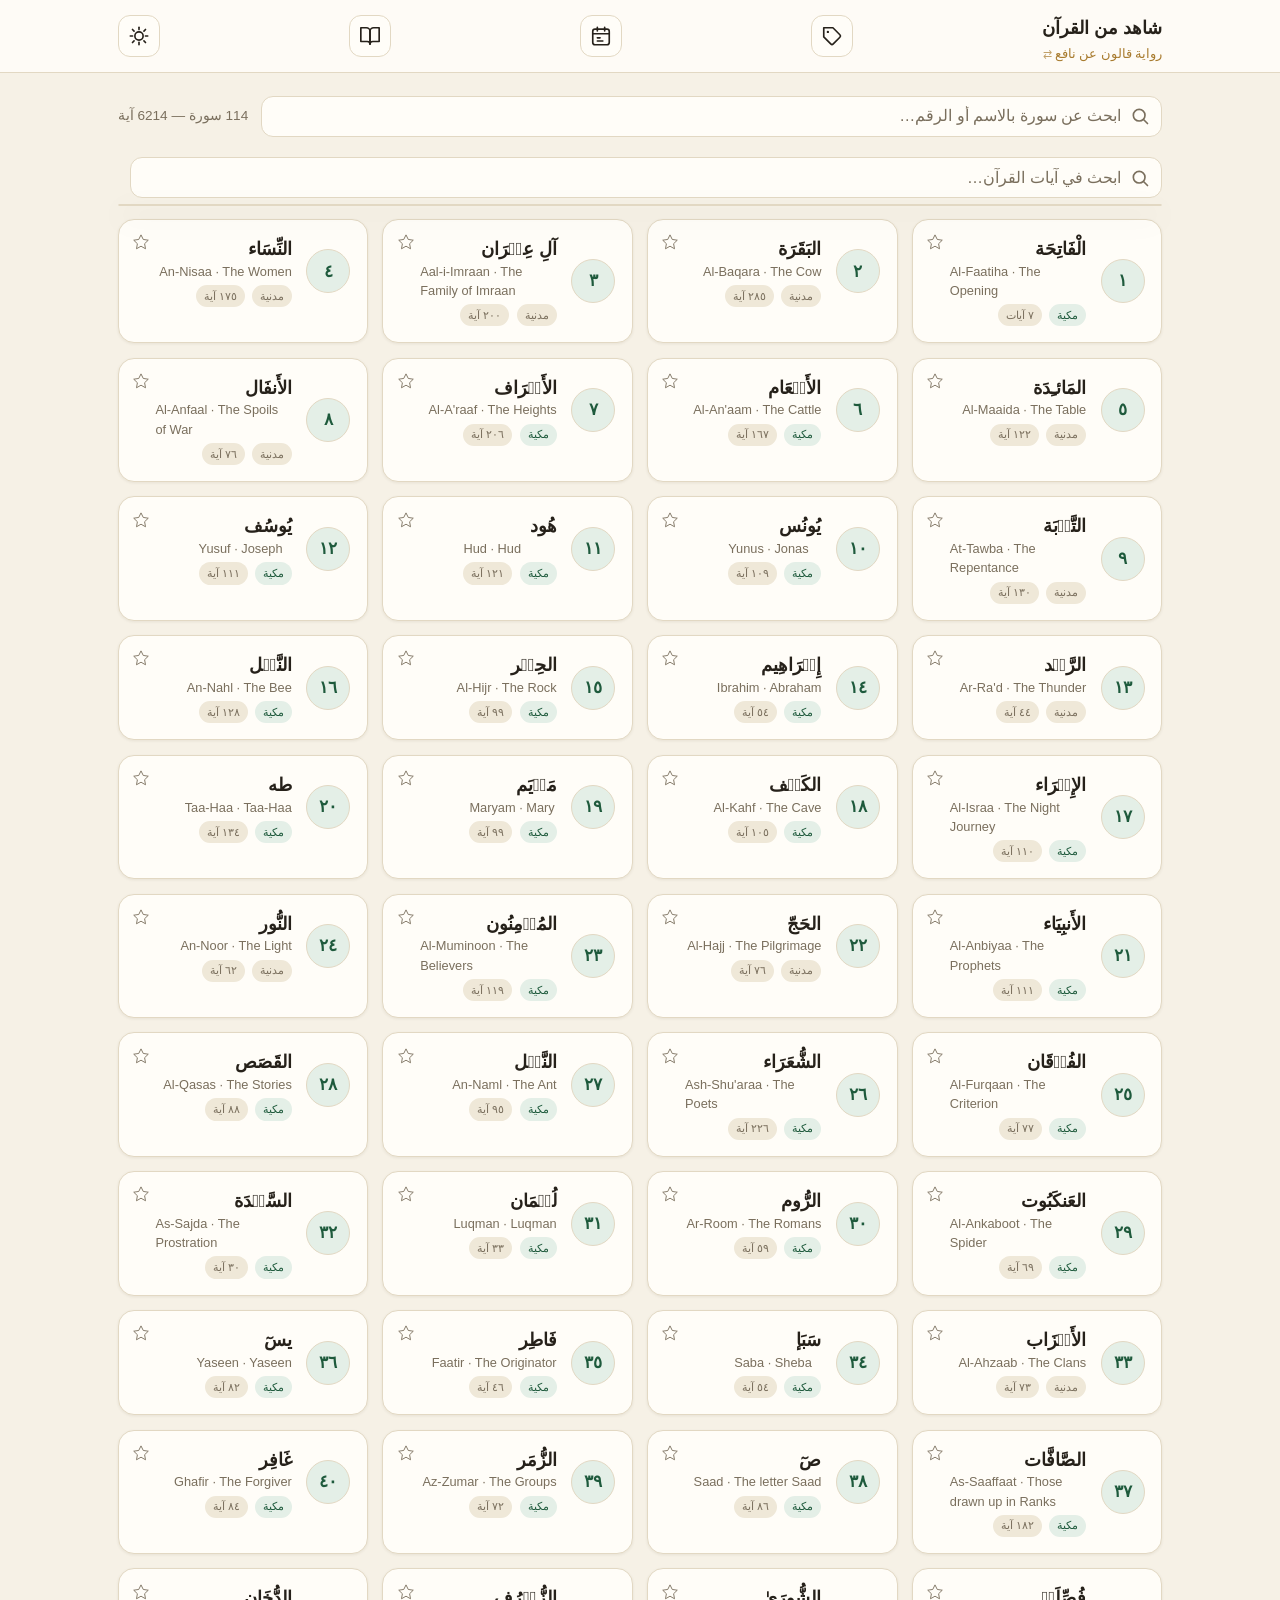
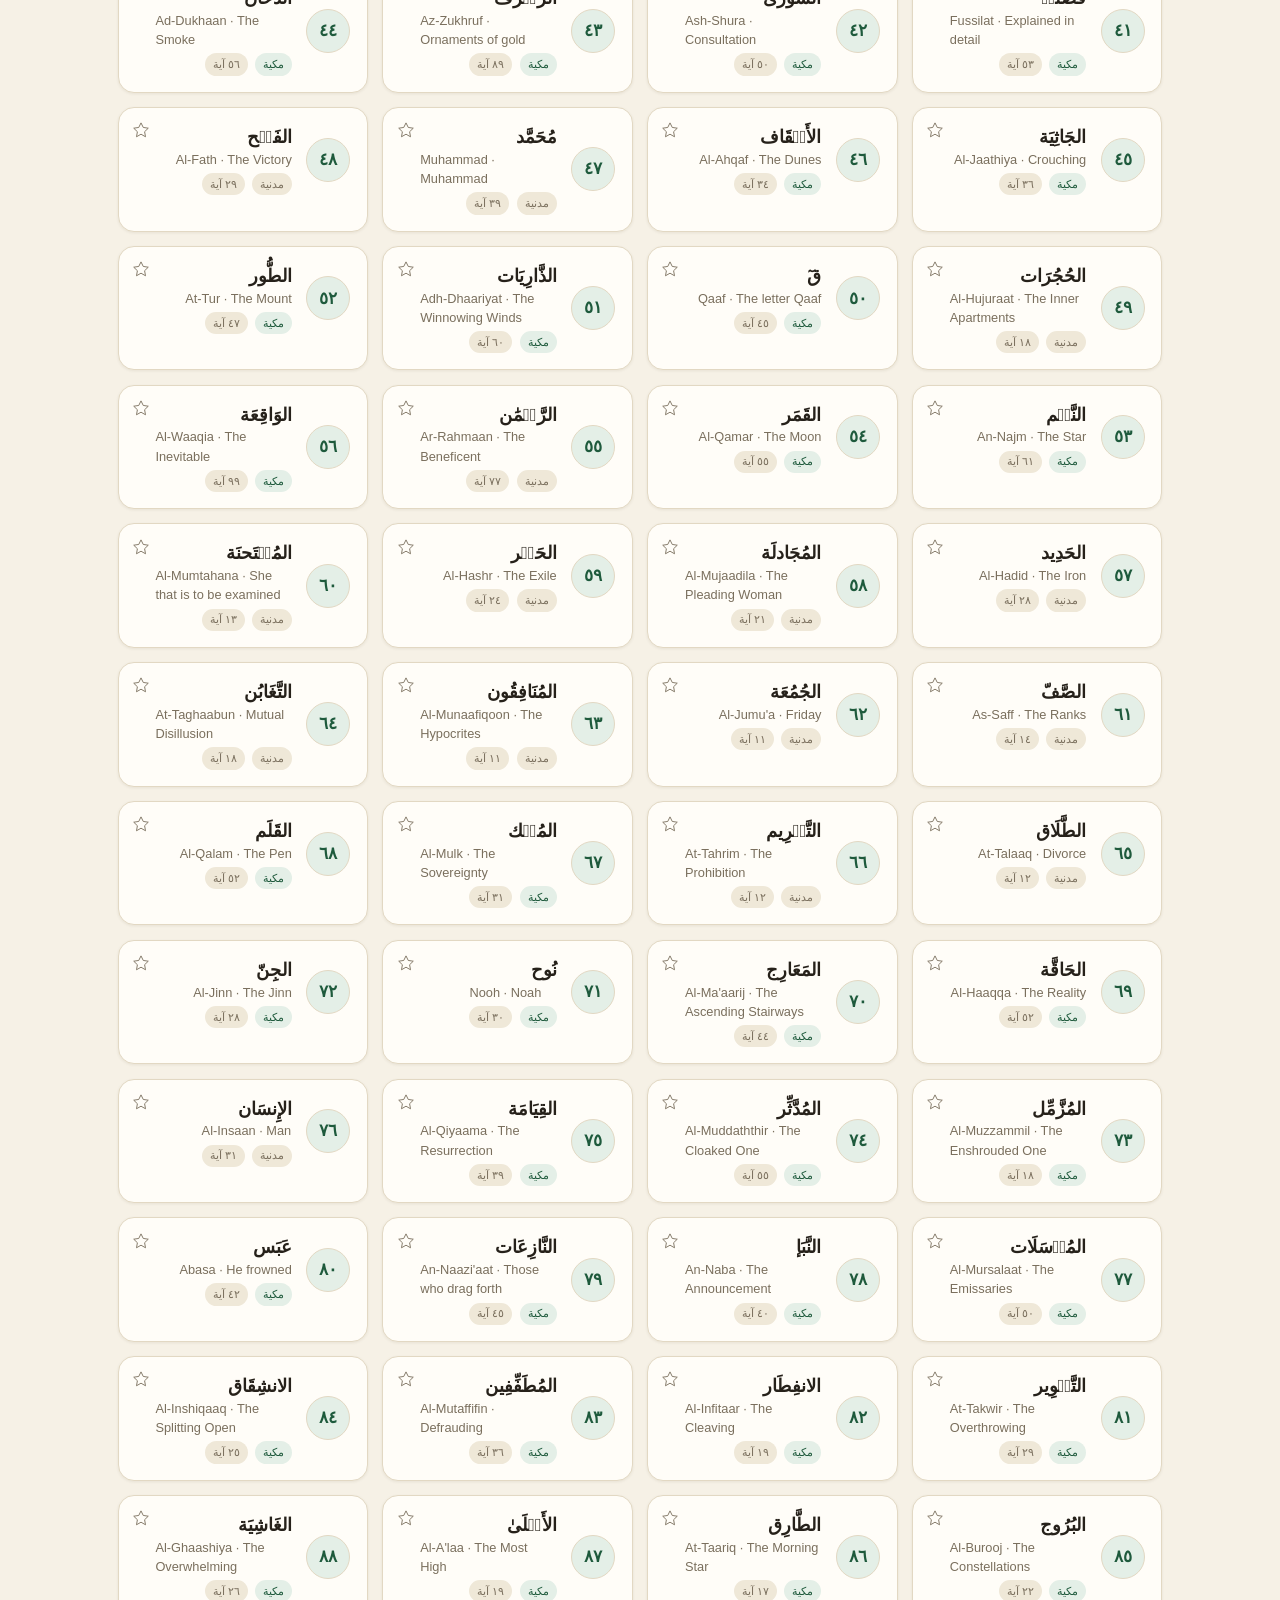
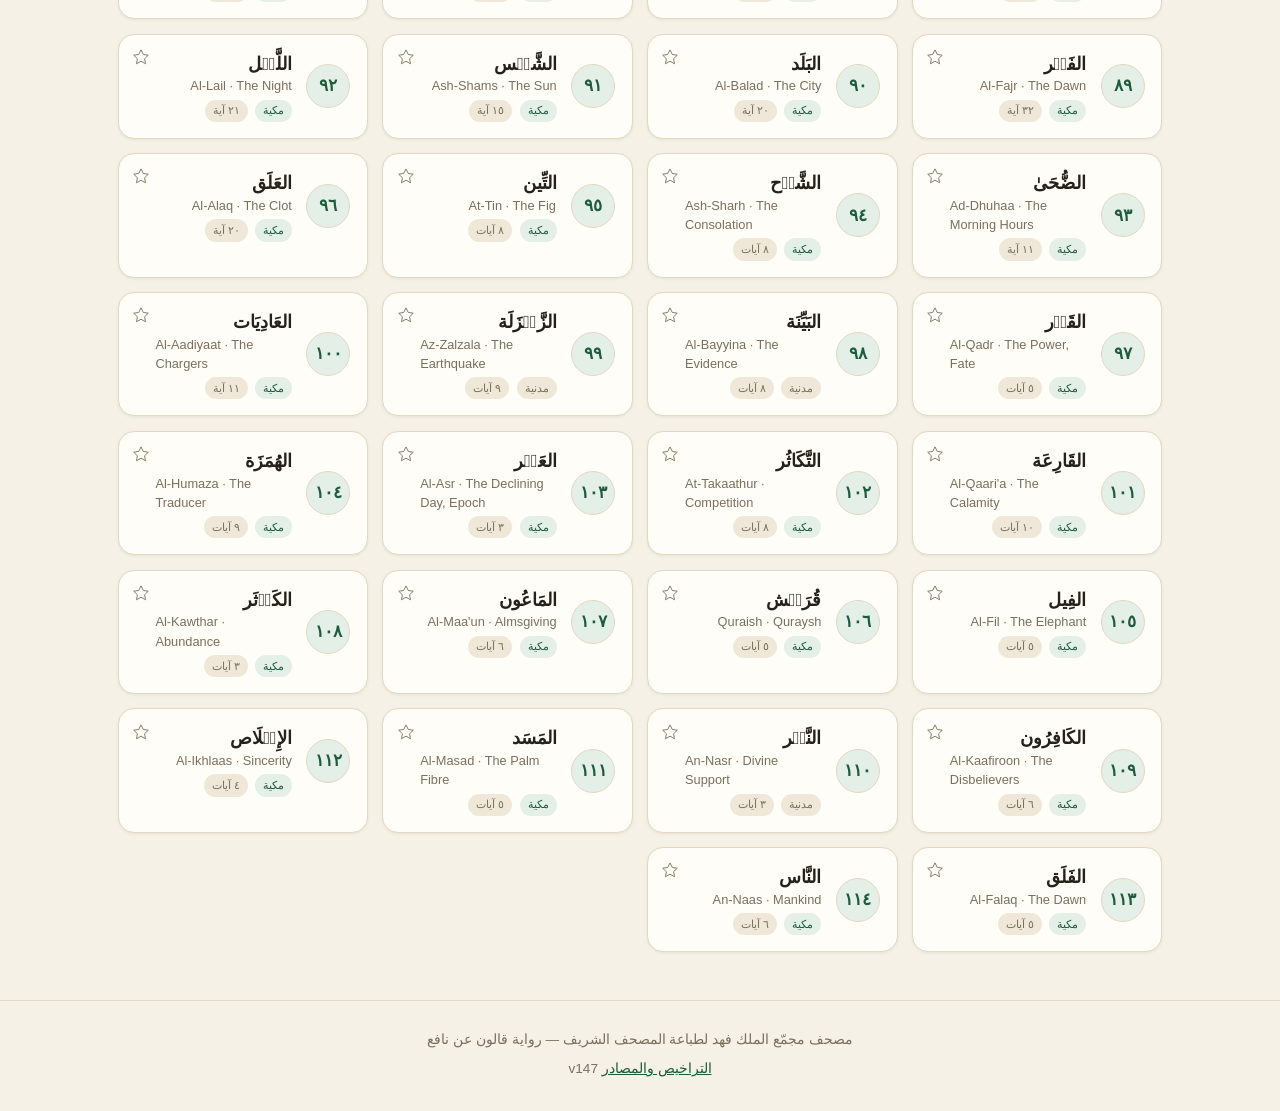
<file: index.html>
<!DOCTYPE html>
<html lang="ar" dir="rtl">
<head>
  <meta charset="UTF-8">
  <meta name="viewport" content="width=device-width, initial-scale=1, maximum-scale=1, user-scalable=no">
  <meta name="description" content="شاهد من القرآن — مصحف كامل برواية قالون عن نافع مع نظام الوسوم والآيات">
  <title>شاهد من القرآن — رواية قالون عن نافع</title>
  <meta name="theme-color" content="#1e5a3c">
  <meta name="mobile-web-app-capable" content="yes">
  <meta name="apple-mobile-web-app-capable" content="yes">
  <meta name="apple-mobile-web-app-status-bar-style" content="default">
  <meta name="apple-mobile-web-app-title" content="شاهد من القرآن">
  <link rel="manifest" href="manifest.webmanifest">
  <link rel="stylesheet" href="styles.css">
  <link rel="icon" type="image/png" sizes="192x192" href="icons/icon-192.png">
  <link rel="apple-touch-icon" href="icons/apple-touch-icon.png">
</head>
<body>

  <div id="loader" class="loader" role="status" aria-live="polite">
    <div class="loader-istiaadha" id="loaderIstiaadha" dir="rtl"></div>
    <div class="loader-caption">تُحمَّل البيانات…</div>
  </div>

  <script>
    (function () {
      var TEXT = 'أَعُوذُ بِاللَّهِ مِنَ الشَّيْطَانِ الرَّجِيمِ';
      var loader = document.getElementById('loader');
      var istiaadha = document.getElementById('loaderIstiaadha');
      var letters = [];
      var done = false;

      var chars;
      try {
        var seg = new Intl.Segmenter('ar', { granularity: 'grapheme' });
        chars = Array.from(seg.segment(TEXT), function (s) { return s.segment; });
      } catch (e) {
        chars = Array.from(TEXT);
      }

      chars.forEach(function (ch) {
        if (ch.trim() === '') {
          istiaadha.appendChild(document.createTextNode(' '));
          return;
        }
        var span = document.createElement('span');
        span.className = 'istiaadha-letter';
        span.textContent = ch;
        istiaadha.appendChild(span);
        letters.push(span);
      });

      window.__quranLoader = {
        progress: function (frac) {
          if (done) return;
          var n = Math.round(Math.max(0, Math.min(1, frac)) * letters.length);
          for (var i = 0; i < letters.length; i++) {
            letters[i].classList.toggle('lit', i < n);
          }
        },
        done: function () {
          if (done) return;
          done = true;
          letters.forEach(function (l) { l.classList.add('lit'); });
          var caption = loader.querySelector('.loader-caption');
          if (caption) caption.textContent = '';
          loader.classList.add('loader-ready');
          setTimeout(function () {
            if (loader.parentNode) loader.parentNode.removeChild(loader);
          }, 900);
        }
      };
    })();
  </script>

  <header class="app-header">
    <div class="header-inner">
      <div class="brand">
        <a class="brand-title" href="#/">شاهد من القرآن</a>
        <button type="button" class="brand-sub" id="riwayaToggle" title="تبديل الرواية (قالون / حفص)" aria-label="تبديل الرواية">رواية قالون عن نافع</button>
      </div>
      <a class="header-reading" id="headerReading" href="#/" hidden></a>
      <a class="icon-btn" href="#/tags" aria-label="الوسوم" title="الوسوم">
        <svg viewBox="0 0 24 24" width="22" height="22" fill="none" stroke="currentColor" stroke-width="1.8" stroke-linecap="round" stroke-linejoin="round">
          <path d="M20.6 13.4 13.4 20.6a2 2 0 0 1-2.8 0L3 13V3h10l7.6 7.6a2 2 0 0 1 0 2.8Z"/>
          <circle cx="7.5" cy="7.5" r="1.3" fill="currentColor" stroke="none"/>
        </svg>
      </a>
      <a class="icon-btn plans-icon-btn" href="#/plans" aria-label="الخطط" title="الخطط">
        <svg viewBox="0 0 24 24" width="22" height="22" fill="none" stroke="currentColor" stroke-width="1.8" stroke-linecap="round" stroke-linejoin="round">
          <rect x="3" y="4.5" width="18" height="17" rx="2.5"/>
          <path d="M8 2.5v4M16 2.5v4M3 9.5h18"/>
          <path d="M8 14h3M8 17.5h6"/>
        </svg>
        <span class="plans-badge" id="plansBadge" hidden></span>
      </a>
      <a class="icon-btn" href="#/memorize" aria-label="الحفظ" title="الحفظ">
        <svg viewBox="0 0 24 24" width="22" height="22" fill="none" stroke="currentColor" stroke-width="1.8" stroke-linecap="round" stroke-linejoin="round">
          <path d="M2 3h6a4 4 0 0 1 4 4v14a3 3 0 0 0-3-3H2z"/>
          <path d="M22 3h-6a4 4 0 0 0-4 4v14a3 3 0 0 1 3-3h7z"/>
        </svg>
      </a>
      <button id="themeToggle" class="icon-btn" type="button" aria-label="تبديل المظهر" title="تبديل المظهر">
        <svg class="icon-sun" viewBox="0 0 24 24" width="22" height="22" aria-hidden="true">
          <circle cx="12" cy="12" r="4.5" fill="none" stroke="currentColor" stroke-width="1.8"/>
          <g stroke="currentColor" stroke-width="1.8" stroke-linecap="round">
            <line x1="12" y1="2.5" x2="12" y2="5"/><line x1="12" y1="19" x2="12" y2="21.5"/>
            <line x1="2.5" y1="12" x2="5" y2="12"/><line x1="19" y1="12" x2="21.5" y2="12"/>
            <line x1="4.9" y1="4.9" x2="6.6" y2="6.6"/><line x1="17.4" y1="17.4" x2="19.1" y2="19.1"/>
            <line x1="4.9" y1="19.1" x2="6.6" y2="17.4"/><line x1="17.4" y1="6.6" x2="19.1" y2="4.9"/>
          </g>
        </svg>
        <svg class="icon-moon" viewBox="0 0 24 24" width="22" height="22" aria-hidden="true">
          <path fill="currentColor" d="M21 12.8A9 9 0 1 1 11.2 3a7 7 0 0 0 9.8 9.8Z"/>
        </svg>
      </button>
    </div>
  </header>

  <main id="app" class="app-main"></main>

  <footer class="app-footer">
    <p>مصحف مجمّع الملك فهد لطباعة المصحف الشريف — رواية قالون عن نافع</p>
    <p><button type="button" id="licenseLink" class="license-link">التراخيص والمصادر</button> <span class="app-version" dir="ltr">v147</span></p>
  </footer>

  <script src="app.js"></script>
  <script>
    if ('serviceWorker' in navigator) {
      window.addEventListener('load', function () {
        navigator.serviceWorker.register('sw.js').catch(function () {});
      });
    }
  </script>
</body>
</html>
</file>
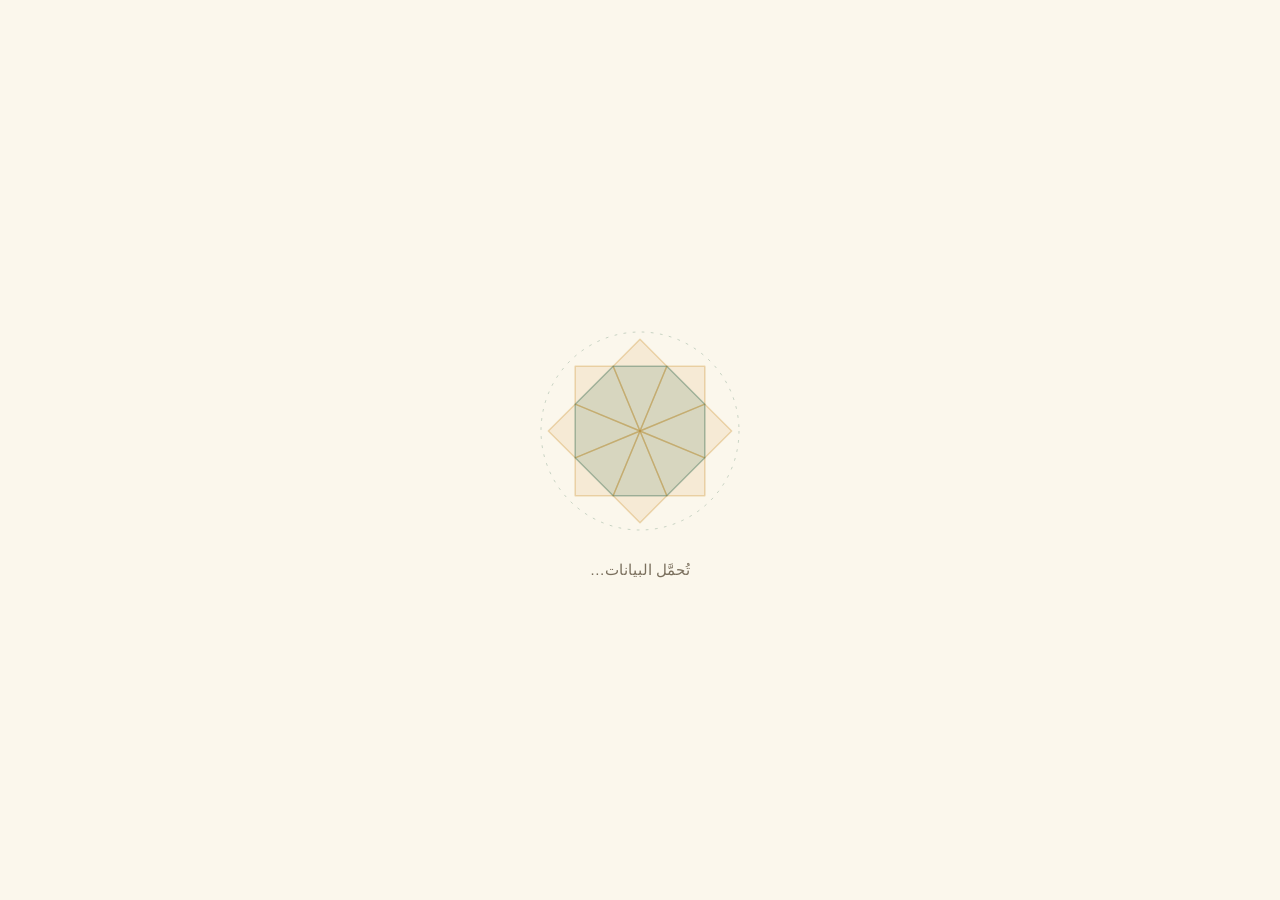
<file: loader-star.html>
<!DOCTYPE html>
<html lang="ar" dir="rtl">
<head>
<meta charset="UTF-8">
<title>شاهد من القرآن — Star Loader (legacy snippet)</title>
<style>
  .loader {
    position: fixed;
    inset: 0;
    z-index: 1000;
    display: flex;
    flex-direction: column;
    align-items: center;
    justify-content: center;
    gap: 1.3rem;
    background: #fbf7ec;
    transition: opacity 0.7s ease, visibility 0.7s ease;
  }
  html.dark .loader { background: #171a1f; }
  .loader-ready { opacity: 0; visibility: hidden; pointer-events: none; }
  .loader-star {
    width: min(42vh, 220px);
    height: auto;
    animation: loader-breathe 2.6s ease-in-out infinite;
  }
  @keyframes loader-breathe {
    0%, 100% { transform: scale(1); opacity: 1; }
    50% { transform: scale(0.97); opacity: 0.9; }
  }
  .loader-spike {
    fill: rgba(206, 150, 55, 0.13);
    stroke: rgba(206, 150, 55, 0.35);
    stroke-width: 1.6;
    stroke-linejoin: round;
    transition: fill 0.55s ease, stroke 0.55s ease, filter 0.55s ease;
  }
  .loader-spike.lit {
    fill: #e4b25c;
    stroke: #f2d9a0;
    filter: drop-shadow(0 0 10px rgba(233, 178, 82, 0.75));
  }
  html.dark .loader-spike {
    fill: rgba(232, 178, 82, 0.07);
    stroke: rgba(232, 178, 82, 0.32);
  }
  html.dark .loader-spike.lit {
    fill: #e4b25c;
    stroke: #f7e3b3;
  }
  .loader-core {
    fill: rgba(30, 90, 60, 0.14);
    stroke: rgba(30, 90, 60, 0.35);
    stroke-width: 1.6;
    stroke-linejoin: round;
    transition: fill 0.7s ease;
  }
  .loader-core.lit {
    fill: #1e5a3c;
    stroke: #3a8a5e;
  }
  html.dark .loader-core { fill: rgba(78, 156, 110, 0.1); stroke: rgba(78, 156, 110, 0.35); }
  html.dark .loader-core.lit { fill: #3f9a68; stroke: #5fbc87; }
  .loader-ring {
    fill: none;
    stroke: rgba(30, 90, 60, 0.25);
    stroke-width: 1;
    stroke-dasharray: 3 7;
    animation: loader-spin 30s linear infinite;
  }
  html.dark .loader-ring { stroke: rgba(78, 156, 110, 0.3); }
  @keyframes loader-spin { to { transform: rotate(360deg); } }
  .loader-caption {
    color: #7a6f5d;
    font-size: 0.95rem;
    font-family: "Geeza Pro", "Noto Naskh Arabic", "Segoe UI", Tahoma, sans-serif;
  }
  html.dark .loader-caption { color: #9a917f; }
</style>
</head>
<body>
  <div id="loader" class="loader" role="status" aria-live="polite">
    <svg class="loader-star" viewBox="-120 -120 240 240" aria-hidden="true">
      <circle class="loader-ring" cx="0" cy="0" r="108"/>
      <g class="loader-spikes"></g>
      <path class="loader-core"/>
    </svg>
    <div class="loader-caption">تُحمَّل البيانات…</div>
  </div>

  <script>
    (function () {
      var SPIKES = 8;
      var RT = 100;
      var RN = 100 * Math.sqrt(2 - Math.sqrt(2));
      var NS = 'http://www.w3.org/2000/svg';
      function pt(r, deg) {
        var a = deg * Math.PI / 180;
        return [r * Math.cos(a), r * Math.sin(a)];
      }
      function el(tag, attrs) {
        var e = document.createElementNS(NS, tag);
        for (var k in attrs) e.setAttribute(k, attrs[k]);
        return e;
      }
      var svg = document.getElementById('loader').querySelector('.loader-star');
      var spikesG = svg.querySelector('.loader-spikes');
      var spikes = [];
      for (var k = 0; k < SPIKES; k++) {
        var deg = k * 45;
        var tip = pt(RT, deg);
        var n1 = pt(RN, deg - 22.5);
        var n2 = pt(RN, deg + 22.5);
        var p = el('path', {
          'class': 'loader-spike',
          'd': 'M0 0 L' + n1[0] + ' ' + n1[1] + ' L' + tip[0] + ' ' + tip[1] + ' L' + n2[0] + ' ' + n2[1] + ' Z'
        });
        spikesG.appendChild(p);
        spikes.push(p);
      }
      var coreD = '';
      for (var m = 0; m < SPIKES; m++) {
        var n = pt(RN, m * 45 + 22.5);
        coreD += (m ? ' L' : 'M') + n[0] + ' ' + n[1];
      }
      coreD += ' Z';
      svg.querySelector('.loader-core').setAttribute('d', coreD);

      var loader = document.getElementById('loader');
      var caption = loader.querySelector('.loader-caption');
      var done = false;
      window.__quranLoader = {
        progress: function (frac) {
          if (done) return;
          var n = Math.round(Math.max(0, Math.min(1, frac)) * SPIKES);
          for (var i = 0; i < SPIKES; i++) spikes[i].classList.toggle('lit', i < n);
        },
        done: function () {
          if (done) return;
          done = true;
          for (var i = 0; i < SPIKES; i++) spikes[i].classList.add('lit');
          svg.querySelector('.loader-core').classList.add('lit');
          if (caption) caption.textContent = '';
          loader.classList.add('loader-ready');
          setTimeout(function () {
            if (loader.parentNode) loader.parentNode.removeChild(loader);
          }, 800);
        }
      };
    })();
  </script>
</body>
</html>
</file>
<file: styles.css>
@font-face {
  font-family: 'qpc-qaloun';
  src: url('fonts/uthmanic-qaloun-v21.woff2') format('woff2'),
       url('fonts/uthmanic-qaloun-v21.ttf') format('truetype');
  font-display: swap;
}

@font-face {
  font-family: 'qpc-hafs';
  src: url('fonts/uthmanic-hafs-v18.woff2') format('woff2'),
       url('fonts/uthmanic-hafs-v18.ttf') format('truetype');
  font-display: swap;
}

@font-face {
  font-family: 'rakkas-qayrawani';
  src: url('fonts/rakkas-v1.woff2') format('woff2'),
       url('fonts/rakkas-v1.ttf') format('truetype');
  font-display: swap;
}

:root {
  --bg: #f6f1e6;
  --surface: #fffdf8;
  --surface-2: #efe8d8;
  --text: #26211a;
  --text-muted: #7a6f5d;
  --accent: #1e5a3c;
  --accent-soft: #e4efe7;
  --gold: #a87b2f;
  --border: #e2d8c3;
  --shadow: 0 1px 3px rgba(60, 45, 15, 0.08);
  --shadow-lg: 0 10px 30px rgba(60, 45, 15, 0.12);
  --danger: #c0392b;
  --danger-strong: #b3312c;
  --warning: #e67e22;
  --on-accent: #fff;
  --header-bg: rgba(255, 253, 248, 0.86);
}

html.dark {
  --bg: #16191d;
  --surface: #20242a;
  --surface-2: #262b32;
  --text: #e9e4d8;
  --text-muted: #9a917f;
  --accent: #7fbf9d;
  --accent-soft: #21382c;
  --gold: #d4a54a;
  --border: #333a42;
  --shadow: 0 1px 3px rgba(0, 0, 0, 0.35);
  --shadow-lg: 0 10px 30px rgba(0, 0, 0, 0.45);
  --header-bg: rgba(22, 25, 29, 0.86);
}

* { box-sizing: border-box; }

html, body { margin: 0; padding: 0; touch-action: pan-x pan-y; }

body {
  font-family: "Geeza Pro", "Noto Naskh Arabic", "Noto Sans Arabic", "Segoe UI", Tahoma, Arial, sans-serif;
  background: var(--bg);
  color: var(--text);
  line-height: 1.9;
  transition: background 0.25s ease, color 0.25s ease;
}

/* ---------- header ---------- */

.app-header {
  position: sticky;
  top: 0;
  z-index: 50;
  background: var(--header-bg);
  backdrop-filter: blur(10px);
  -webkit-backdrop-filter: blur(10px);
  border-bottom: 1px solid var(--border);
  /* scroll-direction auto-hide (app.js): transform/visibility only — the
     box stays in layout, so offsetHeight (→ --header-h, .verse
     scroll-margin, scrollspy thresholds) never changes while tucked away. */
  transition: transform 0.25s ease, visibility 0s 0s;
}
.app-header.header-hidden {
  transform: translateY(-100%);
  visibility: hidden;
  transition: transform 0.25s ease, visibility 0s 0.25s;
}

.header-inner {
  max-width: 1080px;
  margin: 0 auto;
  padding: 0.7rem 1.1rem;
  display: flex;
  align-items: center;
  justify-content: space-between;
  gap: 1rem;
}

.brand { display: flex; flex-direction: column; text-decoration: none; color: inherit; }

.header-reading {
  flex: 1;
  text-align: center;
  font-size: 0.92rem;
  font-weight: 700;
  color: var(--gold);
  text-decoration: none;
  white-space: nowrap;
  overflow: hidden;
  text-overflow: ellipsis;
  direction: rtl;
}
.header-reading[hidden] { display: none; }
.header-reading:hover { color: var(--accent); }
@media (max-width: 560px) {
  .header-reading { font-size: 0.78rem; }
}
.brand-title { font-size: 1.15rem; font-weight: 700; color: inherit; text-decoration: none; }
.brand-sub {
  font-size: 0.8rem;
  color: var(--gold);
  background: none;
  border: none;
  padding: 0;
  cursor: pointer;
  text-align: right;
}
.brand-sub:hover { color: var(--accent); }
.brand-sub::after { content: " ⇄"; font-size: 0.7rem; opacity: 0.7; }

.icon-btn {
  display: inline-flex;
  align-items: center;
  justify-content: center;
  width: 42px;
  height: 42px;
  border-radius: 12px;
  border: 1px solid var(--border);
  background: var(--surface);
  color: var(--text);
  cursor: pointer;
  transition: transform 0.15s ease, background 0.2s ease;
}
.icon-btn:hover { background: var(--surface-2); transform: translateY(-1px); }

.icon-moon { display: none; }
html.dark .icon-sun { display: none; }
html.dark .icon-moon { display: block; }

/* ---------- main ---------- */

.app-main { max-width: 1080px; margin: 0 auto; padding: 1.4rem 1.1rem 3rem; min-height: 70vh; }

/* ---------- index ---------- */

.index-toolbar {
  display: flex;
  flex-wrap: wrap;
  gap: 0.8rem;
  align-items: center;
  margin-bottom: 1.3rem;
}

.search-box {
  flex: 1 1 280px;
  position: relative;
}
.search-box svg {
  position: absolute;
  right: 12px;
  top: 50%;
  transform: translateY(-50%);
  color: var(--text-muted);
  pointer-events: none;
}
.search-box input {
  width: 100%;
  padding: 0.65rem 2.5rem 0.65rem 1rem;
  border-radius: 12px;
  border: 1px solid var(--border);
  background: var(--surface);
  color: var(--text);
  font-family: inherit;
  font-size: 1rem;
  outline: none;
  transition: border-color 0.2s ease, box-shadow 0.2s ease;
}
.search-box input:focus { border-color: var(--accent); box-shadow: 0 0 0 3px var(--accent-soft); }
.search-box input::placeholder { color: var(--text-muted); }

.index-stats { font-size: 0.85rem; color: var(--text-muted); white-space: nowrap; }

.ayah-search-wrap { position: relative; margin-bottom: 1.3rem; }
.ayah-search-wrap .index-toolbar { margin-bottom: 0; }

.ayah-results-popup {
  position: absolute;
  top: calc(100% + 6px);
  left: 0;
  right: 0;
  z-index: 50;
  background: var(--surface);
  border: 1px solid var(--border);
  border-radius: 14px;
  box-shadow: 0 10px 30px rgba(0, 0, 0, 0.22);
  overflow: hidden;
}
.ayah-results-head {
  display: flex;
  justify-content: space-between;
  align-items: center;
  gap: 0.5rem;
  padding: 0.6rem 0.9rem;
  border-bottom: 1px solid var(--border);
  font-weight: 600;
  color: var(--text);
}
.ayah-results-close {
  border: none;
  background: transparent;
  color: var(--text-muted);
  font-size: 1rem;
  line-height: 1;
  cursor: pointer;
  padding: 0.2rem 0.45rem;
  border-radius: 8px;
}
.ayah-results-close:hover { background: var(--accent-soft); color: var(--text); }
.ayah-results-body { max-height: 55vh; overflow-y: auto; padding: 0.6rem; }
.ayah-results-popup .tayah-list { margin-bottom: 0; }
.ayah-results-popup .hint-box { margin: 0.6rem; }
.ayah-results-popup .empty-state { margin: 0.6rem; }

.continue-banner {
  display: block;
  margin-bottom: 1.2rem;
  padding: 0.85rem 1.1rem;
  border-radius: 14px;
  background: var(--accent-soft);
  border: 1px solid var(--border);
  color: var(--text);
  text-decoration: none;
  font-size: 1rem;
}
.continue-banner strong { color: var(--accent); }
.continue-ayah {
  color: var(--text-muted);
  font-size: 0.9rem;
  font-weight: 600;
  margin-right: 0.5rem;
}

.surah-grid {
  display: grid;
  grid-template-columns: repeat(auto-fill, minmax(230px, 1fr));
  gap: 0.9rem;
}

.surah-card {
  position: relative;
  padding: 0;
  overflow: hidden;
  background: var(--surface);
  border: 1px solid var(--border);
  border-radius: 16px;
  text-decoration: none;
  color: inherit;
  box-shadow: var(--shadow);
  transition: transform 0.15s ease, box-shadow 0.2s ease, border-color 0.2s ease;
}
.surah-card:hover {
  transform: translateY(-3px);
  box-shadow: var(--shadow-lg);
  border-color: var(--accent);
}

.surah-card-anchor {
  display: flex;
  align-items: center;
  gap: 0.9rem;
  padding: 1rem 1.05rem;
  padding-inline-end: 2.3rem;
  color: inherit;
  text-decoration: none;
  min-width: 0;
}

.surah-star {
  position: absolute;
  top: 0.45rem;
  left: 0.45rem;
  z-index: 2;
  display: inline-flex;
  align-items: center;
  justify-content: center;
  width: 30px;
  height: 30px;
  border: none;
  background: transparent;
  border-radius: 50%;
  color: var(--text-muted);
  cursor: pointer;
  transition: color 0.15s ease, background 0.15s ease, transform 0.15s ease;
}
.surah-star:hover {
  background: var(--accent-soft);
  color: var(--accent);
  transform: scale(1.12);
}
.surah-star svg {
  fill: none;
  stroke: currentColor;
  stroke-width: 1.2;
  stroke-linejoin: round;
}
.surah-star.is-intended { color: var(--accent); }
.surah-star.is-intended svg {
  fill: var(--accent);
  stroke: var(--accent);
}

.intended-strip-wrap { margin-bottom: 1.2rem; }
.intended-strip {
  display: flex;
  align-items: center;
  gap: 0.5rem;
  flex-wrap: wrap;
  padding: 0.7rem 0.9rem;
  background: var(--accent-soft);
  border: 1px solid var(--border);
  border-radius: 14px;
}
.intended-label {
  font-weight: 700;
  color: var(--accent);
  font-size: 0.9rem;
}
.intended-chip {
  display: inline-flex;
  align-items: center;
  gap: 0.25rem;
  background: var(--surface);
  border: 1px solid var(--border);
  border-radius: 999px;
  padding: 0.15rem 0.6rem;
}
.intended-chip-link {
  color: var(--text);
  text-decoration: none;
  font-size: 0.85rem;
  font-weight: 600;
}
.intended-chip-link:hover { color: var(--accent); }
.intended-chip-remove {
  border: none;
  background: transparent;
  color: var(--text-muted);
  cursor: pointer;
  font-size: 0.75rem;
  line-height: 1;
  padding: 0;
  width: 20px;
  height: 20px;
  border-radius: 50%;
}
.intended-chip-remove:hover { background: var(--surface-2); color: var(--accent); }
.intended-clear {
  margin-inline-start: auto;
  border: 1px solid var(--border);
  background: var(--surface);
  color: var(--text-muted);
  cursor: pointer;
  border-radius: 999px;
  padding: 0.3rem 0.85rem;
  font-size: 0.8rem;
  font-weight: 600;
}
.intended-clear:hover { color: var(--danger-strong); border-color: var(--danger-strong); }

.surah-num {
  flex: 0 0 auto;
  width: 44px;
  height: 44px;
  border-radius: 50%;
  display: inline-flex;
  align-items: center;
  justify-content: center;
  background: var(--accent-soft);
  color: var(--accent);
  font-size: 1.05rem;
  font-weight: 700;
  border: 1px solid var(--border);
}

.surah-info { display: flex; flex-direction: column; min-width: 0; }
.surah-name { font-size: 1.15rem; font-weight: 700; line-height: 1.4; }
.surah-sub { font-size: 0.8rem; color: var(--text-muted); line-height: 1.5; }
.surah-meta { display: flex; gap: 0.45rem; margin-top: 0.25rem; flex-wrap: wrap; }
.tag {
  font-size: 0.68rem;
  padding: 0.05rem 0.5rem;
  border-radius: 999px;
  background: var(--surface-2);
  color: var(--text-muted);
  white-space: nowrap;
}
.tag.type-Meccan { background: var(--accent-soft); color: var(--accent); }

.empty-state {
  text-align: center;
  padding: 3rem 1rem;
  color: var(--text-muted);
}

/* ---------- reader ---------- */

.reader-head {
  margin-bottom: 1.4rem;
  padding-bottom: 1.2rem;
  border-bottom: 1px solid var(--border);
  text-align: center;
}
.reader-title { font-size: 2.1rem; font-weight: 700; margin: 0 0 0.3rem; }
.reader-sub { color: var(--text-muted); font-size: 0.95rem; }
.reader-meta { display: inline-flex; gap: 0.6rem; margin-top: 0.6rem; flex-wrap: wrap; justify-content: center; }

.reader-toolbar {
  display: flex;
  flex-wrap: wrap;
  align-items: center;
  justify-content: space-between;
  gap: 0.8rem;
  margin-bottom: 1.4rem;
}

.nav-pills { display: flex; gap: 0.5rem; }
.pill {
  display: inline-flex;
  align-items: center;
  gap: 0.45rem;
  padding: 0.45rem 0.9rem;
  border-radius: 999px;
  border: 1px solid var(--border);
  background: var(--surface);
  color: var(--text);
  text-decoration: none;
  font-size: 0.9rem;
  cursor: pointer;
  transition: background 0.2s ease, border-color 0.2s ease;
}
.pill:hover { background: var(--surface-2); border-color: var(--accent); }
.pill[disabled] { opacity: 0.4; pointer-events: none; }

.tags-io { display: flex; gap: 0.5rem; }
.io-btn {
  border: 1px solid var(--border);
  border-radius: 999px;
  background: var(--surface);
  color: var(--text);
  font: inherit;
  font-size: 0.9rem;
  padding: 0.45rem 0.9rem;
  cursor: pointer;
  transition: background 0.2s ease, border-color 0.2s ease;
}
.io-btn:hover { background: var(--surface-2); border-color: var(--accent); }
.io-btn[data-io="export"] { color: var(--accent); }

.font-size-ctl {
  display: inline-flex;
  align-items: center;
  gap: 0.45rem;
  padding: 0.3rem 0.5rem;
  border-radius: 999px;
  border: 1px solid var(--border);
  background: var(--surface);
}
.font-size-ctl button {
  width: 30px;
  height: 30px;
  border: none;
  background: transparent;
  color: var(--accent);
  font-size: 1.15rem;
  font-weight: 700;
  cursor: pointer;
  border-radius: 50%;
  font-family: inherit;
}
.font-size-ctl button:hover { background: var(--surface-2); }
.font-size-val { min-width: 2.6rem; text-align: center; font-size: 0.8rem; color: var(--text-muted); }

.bismillah {
  text-align: center;
  font-family: 'qpc-qaloun', "Geeza Pro", "Noto Naskh Arabic", "Noto Sans Arabic", "Segoe UI", Tahoma, Arial, sans-serif;
  font-size: calc(var(--fs, 32px) * 0.8);
  color: var(--gold);
  margin: 0 0 1.4rem;
}

.mushaf-text {
  font-family: 'qpc-qaloun', "Geeza Pro", "Noto Naskh Arabic", "Noto Sans Arabic", "Segoe UI", Tahoma, Arial, sans-serif;
  font-size: var(--fs, 32px);
  line-height: 2.15;
  text-align: justify;
  direction: rtl;
  color: var(--text);
  overflow-wrap: break-word;
  user-select: none;
  touch-action: pan-x pan-y;
}

html[data-riwaya="hafs"] .bismillah,
html[data-riwaya="hafs"] .mushaf-text {
  font-family: 'qpc-hafs', "Geeza Pro", "Noto Naskh Arabic", "Noto Sans Arabic", "Segoe UI", Tahoma, Arial, sans-serif;
}

.verse { white-space: normal; }

/* Keep the ayah number glued to its verse with a REAL non-breaking space
   text node (U+00A0) between .verse-text and .ayah-num (see renderVerse).
   A CSS ::after pseudo NBSP did NOT glue: browsers may allow a break
   between a pseudo/anonymous inline and the following atomic .ayah-num,
   so the number wrapped alone (repro at Hud 11:63, 42px). INVARIANT:
   .ayah-num must immediately follow .verse-text (glued by that NBSP node)
   with no intervening atomic boxes — those reintroduce break
   opportunities. UI annotations go after the number. */

/* Surah search mode: one ayah per line (finder list) instead of continuous mushaf flow. */
.mushaf-text.mushaf-searching { text-align: right; }
.mushaf-text.mushaf-searching .verse {
  display: block;
  padding: 0.45rem 0.8rem;
  margin-bottom: 0.5rem;
  border: 1px solid var(--border);
  border-radius: 12px;
  background: var(--surface);
  line-height: 2;
}

.ayah-num {
  display: inline;
  vertical-align: middle;
  margin: 0 0.22em;
  padding: 0.26em 0.32em;
  font-size: 0.52em;
  font-family: "Geeza Pro", "Noto Sans Arabic", "Segoe UI", Tahoma, sans-serif;
  font-weight: 700;
  color: var(--gold);
  border: 1px solid var(--gold);
  border-radius: 50%;
  line-height: 1;
  position: relative;
  top: -0.15em;
  /* Must stay a plain INLINE box: display:inline-flex/inline-block make the
     number an atomic inline, which the line-breaker may split before even
     when the preceding characters are non-breaking — orphaning the number
     on its own line (repro: Hud 11:63, qaloon, 42px). padding + line-height
     emulate the circular badge since width/height are inert on inline. */
}

.ayah-num.plan-end {
  background: var(--accent);
  border-color: var(--accent);
  color: var(--surface);
  box-shadow: 0 0 0 2px var(--surface), 0 0 0 4px var(--accent);
}

/* Ahzab division markers (juz/hizb/half/quarter/eighth): small inline pills
   in the verse flow, mushaf-style. Injected asynchronously after render. */
.ahzab-mark {
  display: inline-block;
  vertical-align: middle;
  white-space: nowrap;
  font-size: 0.52em;
  font-weight: 700;
  font-family: "Geeza Pro", "Noto Sans Arabic", "Segoe UI", Tahoma, sans-serif;
  color: var(--gold);
  border: 1px solid var(--gold);
  border-radius: 999px;
  padding: 0.05em 0.55em;
  margin: 0 0.35em;
  opacity: 0.92;
}
.ahzab-juz {
  background: var(--gold);
  color: var(--surface);
}

/* Marker + verse-first-word travel as one unbreakable unit, so a division
   marker never dangles alone at a line end (it wraps together with the
   word to the next line's start, attached to its verse). */
.verse-head { white-space: nowrap; }

.surah-divider {
  text-align: center;
  margin: 2rem 0;
  color: var(--gold);
  font-size: 1.3rem;
}

.reader-nav {
  display: flex;
  justify-content: space-between;
  gap: 1rem;
  margin-top: 2.4rem;
  padding-top: 1.4rem;
  border-top: 1px solid var(--border);
}
.nav-block {
  flex: 1;
  max-width: 46%;
}
.nav-block.next { text-align: left; }
.nav-block.prev { text-align: right; }
.nav-block a {
  display: inline-flex;
  flex-direction: column;
  gap: 0.1rem;
  padding: 0.7rem 1.1rem;
  border-radius: 14px;
  border: 1px solid var(--border);
  background: var(--surface);
  color: var(--text);
  text-decoration: none;
  box-shadow: var(--shadow);
  transition: transform 0.15s ease, border-color 0.2s ease;
}
.nav-block a:hover { transform: translateY(-2px); border-color: var(--accent); }
.nav-label { font-size: 0.75rem; color: var(--text-muted); }
.nav-name { font-size: 1.1rem; font-weight: 700; }

.reader-progress {
  width: 100%;
  height: 3px;
  background: var(--border);
  border-radius: 999px;
  margin-top: 0.8rem;
  overflow: hidden;
}
.reader-progress > div {
  height: 100%;
  background: var(--accent);
  border-radius: 999px;
}

/* ---------- footer ---------- */

.app-footer {
  text-align: center;
  padding: 1.6rem 1rem;
  color: var(--text-muted);
  font-size: 0.85rem;
  border-top: 1px solid var(--border);
}
.app-footer p { margin: 0; }
.app-footer .license-link {
  background: none; border: none; padding: 0.2rem 0;
  color: var(--accent); font: inherit; font-size: 0.85rem;
  text-decoration: underline; cursor: pointer;
}
.app-footer .license-link:hover { color: var(--accent-strong, var(--accent)); }

.licenses-modal { position: fixed; inset: 0; z-index: 300; display: flex; align-items: center; justify-content: center; }
.licenses-overlay { position: absolute; inset: 0; background: rgba(0, 0, 0, 0.5); backdrop-filter: blur(2px); }
.licenses-panel {
  position: relative;
  width: min(580px, calc(100vw - 2rem));
  max-height: min(78vh, 640px);
  overflow-y: auto;
  background: var(--surface);
  border: 1px solid var(--border);
  border-radius: 16px;
  box-shadow: var(--shadow-lg);
  padding: 1.1rem 1.25rem;
  font-family: "Geeza Pro", "Noto Naskh Arabic", "Segoe UI", Tahoma, sans-serif;
  font-size: 0.95rem;
}
.licenses-head { display: flex; align-items: center; justify-content: space-between; margin-bottom: 0.8rem; }
.licenses-title { font-weight: 700; color: var(--accent); font-size: 1.05rem; }
.licenses-close {
  border: none; background: var(--surface-2); color: var(--text-muted);
  width: 1.8rem; height: 1.8rem; border-radius: 50%;
  font-size: 0.85rem; line-height: 1; cursor: pointer; flex-shrink: 0;
}
.licenses-close:hover { background: var(--surface-3, rgba(0,0,0,0.08)); color: var(--text); }
.licenses-section { margin-bottom: 1.1rem; }
.licenses-section:last-child { margin-bottom: 0; }
.licenses-section h3 { font-size: 0.95rem; color: var(--accent); margin: 0 0 0.4rem; }
.licenses-section ul { margin: 0; padding-inline-start: 1.3rem; }
.licenses-section li { font-size: 0.9rem; line-height: 2; color: var(--text); }
.licenses-section a { color: var(--accent); text-decoration: underline; word-break: break-word; }
.licenses-section code {
  background: var(--surface-2); padding: 0.05rem 0.35rem; border-radius: 4px;
  font-size: 0.85em; direction: ltr; unicode-bidi: embed;
}

/* ---------- responsive ---------- */

@media (max-width: 560px) {
  .reader-title { font-size: 1.6rem; }
  .nav-block { max-width: 100%; }
  .reader-nav { flex-direction: column; }
  .nav-block.next, .nav-block.prev { text-align: right; }
}

/* ---------- tagging ---------- */

.verse {
  position: relative;
  /* must clear the sticky .app-header (measured into --header-h at boot,
     on resize and before every deep-link scroll) */
  scroll-margin-top: calc(var(--header-h, 76px) + 10px);
}

.tag-btn {
  display: inline-flex;
  align-items: center;
  justify-content: center;
  width: 1.25em;
  height: 1.25em;
  margin: 0 0.18em;
  padding: 0;
  font-size: 0.5em;
  vertical-align: middle;
  position: relative;
  top: -0.18em;
  border: 1px solid var(--border);
  border-radius: 50%;
  background: var(--surface);
  color: var(--text-muted);
  cursor: pointer;
  opacity: 0;
  transition: opacity 0.15s ease, color 0.15s ease, background 0.15s ease;
}
.verse:hover .tag-btn, .tag-btn:focus-visible { opacity: 1; }
.tag-btn:hover { background: var(--accent-soft); color: var(--accent); }
@media (hover: none) { .tag-btn { opacity: 0.55; } }

.verse-chips { margin: 0 0.12em; }

.tag-chip {
  display: inline-block;
  padding: 0.04em 0.55em;
  border-radius: 999px;
  background: var(--tagc, #888);
  color: var(--on-accent);
  font-size: 0.72em;
  line-height: 1.7;
  font-family: "Geeza Pro", "Noto Naskh Arabic", "Segoe UI", Tahoma, sans-serif;
  font-weight: 600;
  white-space: nowrap;
}
.verse-chips .tag-chip { font-size: 0.3em; position: relative; }
button.tag-chip { border: none; cursor: pointer; font-family: inherit; }
.verse-tag-chip { padding: 0.06em 0.6em; }
.verse-tag-chip.has-context { text-decoration: underline dotted; text-decoration-color: rgba(255,255,255,0.85); text-underline-offset: 3px; }
.verse-tag-chip.expanded { outline: 2px solid var(--accent); outline-offset: 1px; }
.tag-context-popup { min-width: 300px; max-width: 420px; }
.tag-context-popup-tags { display: flex; align-items: center; gap: 0.5rem; flex-wrap: wrap; margin-bottom: 0.55rem; }
.tag-context-popup-cat { font-size: 0.78rem; font-weight: 700; color: var(--text-muted); background: var(--surface-2); border: 1px solid var(--border); border-radius: 999px; padding: 0.1rem 0.6rem; }
.tag-context-popup-assoc { font-size: 0.82rem; font-weight: 600; color: var(--accent); margin-bottom: 0.55rem; line-height: 1.7; }
.tag-context-popup-page { color: var(--text-muted); margin-inline-start: 0.4rem; font-weight: 600; }
.tag-context-popup-chapter { color: var(--tagc, var(--accent)); margin-inline-start: 0.4rem; font-weight: 700; }
.tag-context-popup-para, .tag-context-popup-note {
  font-size: 0.9rem;
  line-height: 1.9;
  color: var(--text);
  background: var(--surface-2);
  border: 1px solid var(--border);
  border-inline-start: 4px solid var(--tagc, var(--accent));
  border-radius: 8px;
  padding: 0.6rem 0.75rem;
  margin-bottom: 0.6rem;
  direction: rtl;
  max-height: 220px;
  overflow-y: auto;
}
.tag-context-popup-empty { font-size: 0.85rem; color: var(--text-muted); text-align: center; padding: 0.6rem 0; margin-bottom: 0.4rem; }
.tag-context-popup-video {
  font-size: 0.85rem;
  line-height: 1.7;
  background: var(--surface-2);
  border: 1px solid var(--border);
  border-inline-start: 4px solid var(--tagc, var(--accent));
  border-radius: 8px;
  padding: 0.55rem 0.75rem;
  margin-bottom: 0.6rem;
}
.tag-context-popup-video a { color: var(--accent); font-weight: 600; text-decoration: none; }
.tag-context-popup-video a:hover { text-decoration: underline; }
.tag-context-popup-video .tag-context-popup-duration { display: block; color: var(--text-muted); font-size: 0.78rem; margin-top: 0.25rem; }
.tag-context-popup-close {
  display: block; width: 100%;
  border: 1px solid var(--border); border-radius: 8px;
  background: var(--surface-2); color: var(--text);
  font: inherit; font-size: 0.85rem; font-weight: 600;
  padding: 0.4rem; cursor: pointer;
}
.tag-context-popup-close:hover { border-color: var(--accent); color: var(--accent); }
.tag-context-popup-rel {
  display: flex; align-items: center; gap: 0.4rem; flex-wrap: wrap;
  font-size: 0.85rem; line-height: 1.7; color: var(--text);
  background: var(--surface-2);
  border: 1px solid var(--border);
  border-inline-start: 4px solid var(--tagc, var(--accent));
  border-radius: 8px;
  padding: 0.45rem 0.7rem;
  margin-bottom: 0.5rem;
  direction: rtl;
}
.tag-context-popup-rel-label { font-weight: 700; color: var(--accent); }
.tag-context-editor-edit {
  display: block; width: 100%;
  border: 1px solid var(--border); border-radius: 8px;
  background: var(--surface); color: var(--accent);
  font: inherit; font-size: 0.85rem; font-weight: 600;
  padding: 0.4rem; cursor: pointer;
  margin-bottom: 0.5rem;
}
.tag-context-editor-edit:hover { border-color: var(--accent); background: var(--surface-2); }
.tag-context-editor { min-width: 320px; max-width: 440px; }
.tag-context-editor-title, .lab-edge-title { font-weight: 700; margin-bottom: 0.6rem; color: var(--accent); font-size: 0.9rem; }
.tag-context-editor-field { display: flex; flex-direction: column; gap: 0.3rem; margin-bottom: 0.6rem; }
.tag-context-editor-label { font-size: 0.78rem; font-weight: 700; color: var(--text-muted); }
.tag-context-editor select,
.tag-context-editor textarea {
  border: 1px solid var(--border); border-radius: 8px;
  background: var(--bg); color: var(--text);
  font-family: inherit; font-size: 0.85rem;
  outline: none; padding: 0.45rem 0.6rem;
}
.tag-context-editor select:focus, .tag-context-editor textarea:focus { border-color: var(--accent); }
.tag-context-editor textarea { resize: vertical; direction: rtl; line-height: 1.7; }
.tag-context-editor-actions { display: flex; gap: 0.4rem; margin-top: 0.4rem; }
.tag-context-editor-actions button, .lab-edge-actions button {
  flex: 1;
  border: 1px solid var(--border); border-radius: 8px;
  background: var(--surface-2); color: var(--text);
  font: inherit; font-size: 0.85rem; font-weight: 600;
  padding: 0.42rem; cursor: pointer;
}
.tag-context-editor-actions button:hover, .lab-edge-actions button:hover { border-color: var(--accent); }
.tag-context-editor-actions .tag-context-editor-save { background: var(--accent); border-color: var(--accent); color: var(--surface); }
.tag-context-editor-actions .tag-context-editor-clear:hover { border-color: var(--danger); color: var(--danger); }
.verse-chips .tag-chip[data-cat]:hover::after {
  content: attr(data-cat);
  position: absolute;
  bottom: calc(100% + 7px);
  left: 50%;
  transform: translateX(-50%);
  background: var(--surface);
  color: var(--text);
  border: 1px solid var(--border);
  border-radius: 8px;
  padding: 0.22rem 0.6rem;
  font-size: 0.85rem;
  font-family: "Geeza Pro", "Noto Naskh Arabic", "Segoe UI", Tahoma, sans-serif;
  font-weight: 600;
  line-height: 1.4;
  white-space: nowrap;
  direction: rtl;
  box-shadow: var(--shadow);
  pointer-events: none;
  z-index: 5;
}

.reader-options {
  display: flex;
  justify-content: center;
  align-items: center;
  gap: 0.5rem;
  margin-bottom: 1.2rem;
  flex-wrap: wrap;
}

.surah-search { flex: 1 1 260px; max-width: 420px; }
.surah-search-count {
  position: absolute;
  left: 12px;
  top: 50%;
  transform: translateY(-50%);
  font-size: 0.8rem;
  color: var(--text-muted);
  pointer-events: none;
}

.verse-hidden { display: none !important; }

/* Emphasized ayahs (ayah-number menu toggle, persisted). */
.verse-emph {
  background: rgba(168, 123, 47, 0.14);
  border-radius: 8px;
  outline: 1px solid rgba(168, 123, 47, 0.5);
  outline-offset: 2px;
}
html.dark .verse-emph { background: rgba(233, 192, 101, 0.13); outline: 1px solid rgba(233, 192, 101, 0.5); }

/* Tiny ayah-number menu (play / copy / emphasize). */
.ayah-menu {
  position: absolute;
  z-index: 1200;
  display: flex;
  flex-direction: row;
  gap: 0.2rem;
  padding: 0.35rem;
  background: var(--surface);
  border: 1px solid var(--border);
  border-radius: 12px;
  box-shadow: var(--shadow-lg);
}
.ayah-menu button {
  display: flex;
  align-items: center;
  justify-content: center;
  min-width: 2.6rem;
  padding: 0.45rem 0.55rem;
  background: none;
  border: 0;
  border-radius: 8px;
  font-size: 1.25rem;
  line-height: 1;
  cursor: pointer;
}
.ayah-menu button:hover { background: var(--surface-2); }
/* The emphasize star is an inline SVG in currentColor: gold keeps the
   outline star visible on the dark surface (the old monochrome ☆ glyph
   painted near-black on dark mode). Filled state = ayah emphasized. */
.ayah-menu button[data-act="emph"] { color: var(--gold); }

.flash { animation: ayahFlash 2s ease; }
@keyframes ayahFlash {
  0%, 100% { background: transparent; }
  25%, 70% { background: var(--accent-soft); }
}

/* ---------- tag menu popover ---------- */

.tag-menu {
  position: absolute;
  z-index: 200;
  min-width: 250px;
  max-width: 320px;
  background: var(--surface);
  border: 1px solid var(--border);
  border-radius: 14px;
  box-shadow: var(--shadow-lg);
  padding: 0.8rem;
  font-family: "Geeza Pro", "Noto Naskh Arabic", "Segoe UI", Tahoma, sans-serif;
  font-size: 0.95rem;
}
.tag-menu-title { font-weight: 700; margin-bottom: 0.5rem; color: var(--accent); font-size: 0.9rem; }
.tag-menu-search {
  display: flex; align-items: center; gap: 0.4rem;
  border: 1px solid var(--border); border-radius: 8px;
  background: var(--surface-2);
  padding: 0.35rem 0.55rem; margin-bottom: 0.5rem;
  color: var(--text-muted);
}
.tag-menu-search:focus-within { border-color: var(--accent); }
.tag-menu-search input {
  flex: 1; min-width: 0; border: none; outline: none;
  background: transparent; color: var(--text);
  font: inherit; font-size: 0.85rem;
}
.tag-menu-search input::placeholder { color: var(--text-muted); }
.tag-menu-list { display: flex; flex-direction: column; gap: 0.3rem; max-height: 210px; overflow-y: auto; margin-bottom: 0.6rem; }
.tag-menu-cat-group { margin-bottom: 0.15rem; }
.tag-menu-cat {
  display: flex; align-items: center; gap: 0.3rem;
  font-size: 0.75rem; font-weight: 700; color: var(--text-muted);
  margin: 0.2rem 0 0.1rem; padding: 0.25rem 0.3rem 0.15rem; cursor: pointer;
  border-radius: 6px; user-select: none;
}
.tag-menu-cat:hover { background: var(--surface-2); }
.tag-menu-cat-group:first-child .tag-menu-cat { margin-top: 0; }
.tag-menu-cat-check { display: flex; align-items: center; }
.tag-menu-cat-check input { accent-color: var(--accent); width: 1em; height: 1em; margin: 0; cursor: pointer; }
.tag-menu-cat .cat-arrow {
  display: inline-flex; align-items: center; justify-content: center;
  width: 1.25rem; height: 1.25rem; flex-shrink: 0;
  font-size: 0.8rem; line-height: 1; color: var(--text-muted);
  border-radius: 4px; cursor: pointer;
  transition: transform 0.15s ease, background 0.15s ease;
}
.tag-menu-cat .cat-arrow:hover { background: var(--surface-3, rgba(0,0,0,0.06)); }
.tag-menu-cat-group.collapsed .cat-arrow { transform: rotate(-90deg); }
.tag-menu-cat-group.collapsed .tag-menu-cat-body { display: none; }
.tag-menu-cat-body { display: flex; flex-direction: column; gap: 0.3rem; }
.tag-menu-row { display: flex; align-items: flex-start; gap: 0.35rem; cursor: pointer; padding: 0.3rem 0.4rem; border-radius: 8px; }
.tag-menu-row:hover { background: var(--surface-2); }
.tag-menu-row-main { display: flex; align-items: flex-start; gap: 0.5rem; flex: 1; min-width: 0; cursor: pointer; }
.tag-menu-row input { accent-color: var(--accent); width: 1em; height: 1em; margin: 0.15rem 0 0; cursor: pointer; }
.tag-menu-ctx {
  flex-shrink: 0;
  display: inline-flex; align-items: center; justify-content: center;
  width: 1.45rem; height: 1.45rem;
  border: 1px solid var(--border); border-radius: 7px;
  background: var(--surface-2); color: var(--text-muted);
  cursor: pointer; padding: 0;
  transition: color 0.15s ease, border-color 0.15s ease, background 0.15s ease;
}
.tag-menu-ctx[hidden] { display: none; }
.tag-menu-ctx:hover { color: var(--accent); border-color: var(--accent); background: var(--surface-3, rgba(0,0,0,0.06)); }
.tag-menu-row-body { display: flex; flex-direction: column; gap: 2px; min-width: 0; }
.tag-desc { font-size: 0.78rem; color: var(--text-muted); line-height: 1.35; }
.tag-menu-empty { color: var(--text-muted); font-size: 0.85rem; padding: 0.2rem 0; }
.tag-new { display: flex; flex-direction: column; gap: 0.4rem; }
.tag-new-row, .lab-edge-actions { display: flex; gap: 0.4rem; }
.tag-new input, .edit-name {
  flex: 1; min-width: 0;
  padding: 0.4rem 0.6rem;
  border-radius: 8px;
  border: 1px solid var(--border);
  background: var(--bg);
  color: var(--text);
  font-family: inherit;
  font-size: 0.9rem;
  outline: none;
}
.tag-new input:focus, .edit-name:focus { border-color: var(--accent); }
.tag-new select {
  max-width: 45%;
  padding: 0.4rem 0.4rem;
  border-radius: 8px;
  border: 1px solid var(--border);
  background: var(--bg);
  color: var(--text);
  font-family: inherit;
  font-size: 0.85rem;
  outline: none;
}
.tag-new button {
  border: none;
  background: var(--accent);
  color: var(--on-accent);
  padding: 0.4rem 0.9rem;
  border-radius: 8px;
  cursor: pointer;
  font-family: inherit;
  font-size: 0.9rem;
}
.tag-menu-actions {
  display: flex;
  gap: 0.4rem;
  margin-top: 0.55rem;
}
.tag-menu-actions button {
  flex: 1;
  padding: 0.35rem;
  border-radius: 8px;
  border: 1px solid var(--border);
  background: var(--surface-2);
  color: var(--text);
  cursor: pointer;
  font-family: inherit;
  font-size: 0.9rem;
}
.tag-menu-none {
  color: var(--text-muted);
}
.tag-menu-none:hover {
  color: var(--text);
  border-color: var(--accent);
}

/* ---------- tags view ---------- */

.tag-chip-btn {
  display: inline-flex;
  align-items: center;
  gap: 0.4rem;
  padding: 0.25rem 0.4rem 0.25rem 0.25rem;
  border-radius: 999px;
  border: 1px solid var(--border);
  background: var(--surface);
  cursor: pointer;
  font-family: inherit;
  transition: border-color 0.15s ease, box-shadow 0.15s ease;
}
.tag-chip-btn b, .cat-count { font-size: 0.75rem; color: var(--text-muted); font-weight: 600; }
.tag-chip-btn:hover { border-color: var(--accent); }
.tag-chip-btn.selected { box-shadow: 0 0 0 2px var(--accent); border-color: var(--accent); }
.tag-delete {
  border: none;
  background: transparent;
  color: var(--text-muted);
  cursor: pointer;
  font-size: 0.7rem;
  padding: 0.1rem 0.2rem;
  border-radius: 50%;
  line-height: 1;
}
.tag-delete:hover { color: var(--danger); }
.tag-edit {
  border: none;
  background: transparent;
  color: var(--text-muted);
  cursor: pointer;
  font-size: 0.75rem;
  padding: 0.1rem 0.2rem;
  border-radius: 50%;
  line-height: 1;
}
.tag-edit:hover { color: var(--accent); }

.cat-toolbar { display: flex; justify-content: flex-end; margin: 0.2rem 0 0.9rem; }
.cat-add {
  border: 1px dashed var(--accent);
  background: var(--surface);
  color: var(--accent);
  padding: 0.35rem 0.9rem;
  border-radius: 999px;
  cursor: pointer;
  font-family: inherit;
  font-size: 0.85rem;
  font-weight: 700;
}
.cat-add:hover { background: var(--surface-2); }

.cat-blocks { display: flex; flex-direction: column; gap: 1rem; margin-bottom: 1.4rem; }
.cat-block {
  border: 1px solid var(--border);
  border-radius: 14px;
  background: var(--surface);
  padding: 0.7rem 0.9rem;
}
.cat-head { display: flex; align-items: center; gap: 0.5rem; margin-bottom: 0.5rem; }
.cat-dot { width: 12px; height: 12px; border-radius: 50%; flex: none; display: inline-block; }
.cat-name { font-weight: 700; color: var(--text); font-size: 0.95rem; }
.cat-edit, .cat-del, .cat-tag-add, .cat-suggest {
  border: none;
  background: transparent;
  color: var(--text-muted);
  cursor: pointer;
  font-size: 0.8rem;
  padding: 0.1rem 0.25rem;
  border-radius: 50%;
  line-height: 1;
}
.cat-tag-add { margin-inline-start: auto; font-size: 1rem; }
.cat-tag-add:hover { color: var(--accent); }
.cat-suggest { font-size: 0.95rem; }
.cat-suggest:hover { color: var(--accent); }
.cat-edit:hover { color: var(--accent); }
.cat-del:hover { color: var(--danger); }
.cat-tags { display: flex; flex-wrap: wrap; gap: 0.5rem; }
.cat-block .cat-tags:empty { min-height: 2.2rem; }

.suggest-panel {
  margin-top: 0.7rem;
  border-top: 1px dashed var(--border);
  padding-top: 0.6rem;
}
.suggest-header {
  display: flex;
  align-items: center;
  justify-content: space-between;
  font-size: 0.82rem;
  color: var(--text-muted);
  margin-bottom: 0.4rem;
}
.suggest-title { font-weight: 700; color: var(--text); }
.suggest-list { display: flex; flex-direction: column; gap: 0.15rem; }
.suggest-item {
  display: flex;
  align-items: center;
  gap: 0.5rem;
  padding: 0.25rem 0.35rem;
  font-size: 0.9rem;
  cursor: pointer;
  border-radius: 6px;
}
.suggest-item:hover { background: var(--accent-soft); }
.suggest-check { accent-color: var(--accent); width: 1em; height: 1em; cursor: pointer; flex: none; }
.suggest-score {
  font-size: 0.72rem;
  color: var(--text-muted);
  margin-inline-start: auto;
  white-space: nowrap;
}
.suggest-empty { font-size: 0.85rem; color: var(--text-muted); padding: 0.2rem 0.35rem; }
.suggest-actions { display: flex; gap: 0.5rem; margin-top: 0.6rem; }
.suggest-add-selected {
  background: var(--accent);
  color: var(--surface);
  border: none;
  border-radius: 8px;
  padding: 0.32rem 0.9rem;
  font-size: 0.82rem;
  cursor: pointer;
}
.suggest-add-selected:hover { opacity: 0.85; }
.suggest-close {
  border: 1px solid var(--border);
  border-radius: 8px;
  padding: 0.32rem 0.9rem;
  font-size: 0.82rem;
  background: var(--surface);
  color: var(--text);
  cursor: pointer;
}
.suggest-close:hover { border-color: var(--accent); color: var(--accent); }

.tag-new-inline {
  margin-top: 0.6rem;
  border: 1px dashed var(--border);
  border-radius: 10px;
  background: var(--bg);
  padding: 0.6rem 0.7rem;
}
.tag-new-inline .edit-name { margin-bottom: 0.6rem; }
.tag-new-inline .edit-colors { margin-bottom: 0.6rem; }
.tag-chip-btn[draggable="true"] { cursor: grab; }
.tag-chip-btn[draggable="true"]:active { cursor: grabbing; }
.tag-chip-btn.dragging { opacity: 0.45; }
.cat-block.drag-over {
  outline: 2px dashed var(--accent);
  outline-offset: 2px;
  background: var(--accent-soft);
}

.edit-panel {
  border: 1px solid var(--accent);
  border-radius: 14px;
  background: var(--surface);
  padding: 0.8rem 1rem;
  margin: 0 0 1rem;
  box-shadow: var(--shadow);
}
.edit-title { font-weight: 700; color: var(--accent); font-size: 0.9rem; margin-bottom: 0.55rem; }
.edit-row { display: flex; gap: 0.5rem; margin-bottom: 0.6rem; }
.edit-cat {
  padding: 0.4rem 0.5rem;
  border-radius: 8px;
  border: 1px solid var(--border);
  background: var(--bg);
  color: var(--text);
  font-family: inherit;
  font-size: 0.85rem;
  outline: none;
}
.edit-colors { display: flex; gap: 0.4rem; flex-wrap: wrap; margin-bottom: 0.7rem; }
.edit-desc {
  display: block;
  width: 100%;
  box-sizing: border-box;
  resize: vertical;
  margin-bottom: 0.7rem;
  padding: 0.4rem 0.6rem;
  border-radius: 8px;
  border: 1px solid var(--border);
  background: var(--bg);
  color: var(--text);
  font-family: inherit;
  font-size: 0.85rem;
  line-height: 1.5;
  outline: none;
}
.edit-desc:focus { border-color: var(--accent); }
.swatch {
  width: 22px; height: 22px;
  border-radius: 50%;
  border: 2px solid transparent;
  cursor: pointer;
  padding: 0;
  outline: none;
}
.swatch.on { border-color: var(--text); box-shadow: 0 0 0 2px var(--surface), 0 0 0 4px currentColor; }
.edit-actions { display: flex; gap: 0.5rem; }
.edit-actions button {
  border: 1px solid var(--border);
  background: var(--surface-2);
  color: var(--text);
  padding: 0.35rem 1rem;
  border-radius: 8px;
  cursor: pointer;
  font-family: inherit;
  font-size: 0.88rem;
}
.edit-save { border-color: var(--accent) !important; color: var(--accent) !important; font-weight: 700; }

.section-title { font-size: 1.1rem; margin: 0 0 0.9rem; color: var(--text); }
.hint-box {
  padding: 1rem 1.1rem;
  border-radius: 12px;
  border: 1px dashed var(--border);
  color: var(--text-muted);
  text-align: center;
  font-size: 0.92rem;
}

.tayah-list { display: flex; flex-direction: column; gap: 0.75rem; }

.tayah-card {
  position: relative;
  background: var(--surface);
  border: 1px solid var(--border);
  border-radius: 14px;
  padding: 0.8rem 1rem;
  box-shadow: var(--shadow);
}
.tayah-meta { font-size: 0.85rem; color: var(--text-muted); margin-bottom: 0.35rem; }
.tayah-text {
  font-family: 'qpc-qaloun', "Geeza Pro", "Noto Naskh Arabic", "Noto Sans Arabic", "Segoe UI", Tahoma, Arial, sans-serif;
  font-size: 1.55rem;
  line-height: 2;
  text-align: justify;
}
.tayah-chips { margin-top: 0.4rem; display: flex; gap: 0.35rem; flex-wrap: wrap; }
.tayah-chips .tag-chip { font-size: 0.75rem; }
.tayah-remove {
  position: absolute;
  top: 0.55rem;
  left: 0.55rem;
  width: 26px;
  height: 26px;
  border: 1px solid var(--border);
  border-radius: 50%;
  background: var(--surface-2);
  color: var(--text-muted);
  cursor: pointer;
  font-size: 0.75rem;
  line-height: 1;
}
.tayah-remove:hover { color: var(--danger); border-color: var(--danger); }

.tayah-ctxayah { display: inline; }
.tayah-ayahlink { text-decoration: none; color: inherit; }
.tayah-ayahlink:hover { text-decoration: underline; }
.tayah-principal { color: var(--accent, #1e5a3c); }
.tayah-scope {
  margin-bottom: 0.5rem;
  padding-bottom: 0.45rem;
  border-bottom: 1px dashed var(--border);
  display: flex;
  align-items: center;
  gap: 0.5rem;
  justify-content: flex-start;
}
.tayah-scope-btn {
  width: 26px;
  height: 26px;
  border: 1px solid var(--border);
  border-radius: 50%;
  background: var(--surface-2);
  color: var(--text);
  cursor: pointer;
  font-size: 1rem;
  line-height: 1;
  display: inline-flex;
  align-items: center;
  justify-content: center;
}
.tayah-scope-btn:disabled { opacity: 0.4; cursor: default; }
.tayah-range { font-size: 0.75rem; color: var(--text-muted); }

/* ---------- loading overlay ---------- */

.loader {
  position: fixed;
  inset: 0;
  z-index: 1000;
  display: flex;
  flex-direction: column;
  align-items: center;
  justify-content: center;
  gap: 1.4rem;
  background: #fbf7ec;
  transition: opacity 0.7s ease, visibility 0.7s ease;
}
html.dark .loader { background: #171a1f; }
.loader-ready { opacity: 0; visibility: hidden; pointer-events: none; }
.loader-istiaadha {
  font-family: 'rakkas-qayrawani', "Geeza Pro", "Noto Naskh Arabic", "Segoe UI", Tahoma, serif;
  font-size: clamp(2rem, 7.5vh, 4.2rem);
  line-height: 2;
  text-align: center;
  padding: 1.2rem 2.6rem 0.9rem;
  border: 2px solid rgba(168, 123, 47, 0.4);
  border-radius: 14px;
  outline: 1px solid rgba(168, 123, 47, 0.22);
  outline-offset: 8px;
}
.istiaadha-letter {
  color: rgba(168, 123, 47, 0.16);
  transition: color 0.55s ease, text-shadow 0.55s ease;
}
.istiaadha-letter.lit {
  color: #a87b2f;
  text-shadow: 0 0 24px rgba(168, 123, 47, 0.55);
}
html.dark .istiaadha-letter {
  color: rgba(233, 192, 101, 0.14);
}
html.dark .istiaadha-letter.lit {
  color: #e9c065;
  text-shadow: 0 0 26px rgba(233, 192, 101, 0.6);
}
.loader-caption {
  color: var(--text-muted);
  font-size: 0.95rem;
  font-family: "Geeza Pro", "Noto Naskh Arabic", "Segoe UI", Tahoma, sans-serif;
}

/* ---------- document upload progress ---------- */

.io-btn[data-io="doc"] { color: var(--accent); }
.doc-progress {
  position: fixed;
  inset: 0;
  z-index: 999;
  display: flex;
  align-items: center;
  justify-content: center;
  background: rgba(20, 20, 20, 0.35);
}
.doc-progress-box {
  width: min(320px, 86vw);
  background: var(--surface);
  border: 1px solid var(--border);
  border-radius: 12px;
  padding: 1.2rem 1.3rem;
  text-align: center;
  box-shadow: 0 12px 40px rgba(0, 0, 0, 0.18);
}
.doc-progress-spinner {
  width: 34px;
  height: 34px;
  margin: 0 auto 0.8rem;
  border: 3px solid var(--border);
  border-top-color: var(--accent);
  border-radius: 50%;
  animation: doc-spin 0.8s linear infinite;
}
@keyframes doc-spin { to { transform: rotate(360deg); } }
.doc-progress-msg { font-size: 0.95rem; color: var(--text); min-height: 1.4rem; }
.doc-progress-bar {
  height: 6px;
  border-radius: 999px;
  background: var(--border);
  overflow: hidden;
  margin-top: 0.8rem;
}
.doc-progress-fill {
  height: 100%;
  width: 0;
  border-radius: 999px;
  background: var(--accent);
  transition: width 0.2s ease;
}

/* ---------- tag lab ---------- */

.lab-toolbar { flex-wrap: wrap; }
.lab-cat-wrap { display: flex; align-items: center; gap: 0.4rem; }
.lab-cat-label { font-size: 0.85rem; color: var(--text-muted); font-weight: 700; }
.lab-cat-select {
  padding: 0.4rem 0.6rem;
  border: 1px solid var(--border); border-radius: 8px;
  background: var(--surface); color: var(--text);
  font: inherit; font-size: 0.9rem; outline: none;
}
.lab-cat-select:focus { border-color: var(--accent); }
.lab-actions { display: flex; gap: 0.4rem; flex-wrap: wrap; }
.pill.lab-danger { color: var(--danger); }
.pill.lab-danger:hover { border-color: var(--danger); }
.pill.on { background: var(--accent); border-color: var(--accent); color: var(--surface); }
.lab-hint {
  font-size: 0.82rem; color: var(--text-muted); text-align: center;
  padding: 0.3rem 0 0.8rem; line-height: 1.7;
}
.lab-viewport {
  border: 1px solid var(--border); border-radius: 14px;
  background:
    linear-gradient(var(--border) 1px, transparent 1px),
    linear-gradient(90deg, var(--border) 1px, transparent 1px);
  background-size: 34px 34px;
  background-color: var(--surface);
  overflow: auto;
  min-height: 72vh;
  max-height: 82vh;
  position: relative;
}
.lab-stage { position: relative; min-width: 400px; }
.lab-svg { position: absolute; top: 0; left: 0; pointer-events: none; overflow: visible; }
.lab-edge { stroke: var(--gold); stroke-width: 2.5; stroke-dasharray: 6 4; opacity: 0.9; pointer-events: none; }
.lab-edge-hit { stroke: transparent; stroke-width: 16; pointer-events: stroke; cursor: pointer; }
.lab-edge-label {
  position: absolute;
  transform: translate(-50%, -50%);
  background: var(--surface-2);
  border: 1px solid var(--gold);
  color: var(--text);
  font-size: 0.72rem; font-weight: 700;
  border-radius: 999px;
  padding: 0.1rem 0.55rem;
  cursor: pointer;
  white-space: nowrap;
  box-shadow: var(--shadow);
  direction: rtl;
  z-index: 3;
}
.lab-edge-label:hover { border-color: var(--accent); color: var(--accent); }
.lab-node {
  position: absolute;
  width: 250px;
  z-index: 2;
  background: var(--surface);
  border: 1px solid var(--border);
  border-radius: 12px;
  box-shadow: var(--shadow);
  overflow: hidden;
}
.lab-node.dragging { box-shadow: var(--shadow-lg); opacity: 0.92; z-index: 10; }
.lab-node.open { z-index: 4; }
.lab-node.link-source { outline: 3px solid var(--accent); outline-offset: 2px; }
.lab-node-head {
  display: flex; align-items: center; gap: 0.45rem;
  padding: 0.5rem 0.6rem;
  cursor: grab;
  user-select: none;
  touch-action: none;
  border-bottom: 1px solid var(--border);
  background: linear-gradient(0deg, var(--surface-2), transparent);
}
.lab-node-head:active { cursor: grabbing; }
.lab-stage.linking .lab-node-head { cursor: crosshair; }
.lab-stage.linking .lab-node:not(.link-source):hover .lab-node-head { outline: 2px solid var(--accent); outline-offset: 2px; }
.lab-node-dot { width: 10px; height: 10px; border-radius: 50%; background: var(--tagc, var(--gold)); flex-shrink: 0; }
.lab-node-name { font-weight: 700; font-size: 0.9rem; flex: 1; min-width: 0; overflow: hidden; text-overflow: ellipsis; white-space: nowrap; }
.lab-node-count { font-size: 0.72rem; color: var(--text-muted); background: var(--surface-2); border-radius: 999px; padding: 0.05rem 0.5rem; white-space: nowrap; }
.lab-node-toggle, .lab-node-remove {
  flex-shrink: 0;
  display: inline-flex; align-items: center; justify-content: center;
  width: 1.5rem; height: 1.5rem;
  border: 1px solid var(--border); border-radius: 7px;
  background: var(--surface-2); color: var(--text-muted);
  cursor: pointer; padding: 0;
}
.lab-node-toggle:hover { color: var(--accent); border-color: var(--accent); }
.lab-node-remove:hover { color: var(--danger); border-color: var(--danger); }
.lab-node-toggle svg { transition: transform 0.15s ease; }
.lab-node-toggle.off { opacity: 0.45; }
.lab-node-toggle.off svg { transform: rotate(-90deg); }
.lab-node-ayahs {
  max-height: 320px;
  overflow-y: auto;
  padding: 0.4rem 0.5rem;
  display: flex; flex-direction: column; gap: 0.35rem;
}
.lab-ayah {
  display: flex; flex-direction: column; gap: 0.15rem;
  border: 1px solid var(--border); border-radius: 8px;
  padding: 0.4rem 0.55rem;
  text-decoration: none; color: var(--text);
  background: var(--surface-2);
  font: inherit;
  text-align: start;
  cursor: default;
  width: 100%;
}
.lab-ayah:hover { border-color: var(--tagc, var(--gold)); }
.lab-ayah-ref { font-size: 0.7rem; font-weight: 700; color: var(--tagc, var(--accent)); }
.lab-ayah-text {
  font-family: "qpc-qaloun", "Geeza Pro", "Noto Naskh Arabic", "Segoe UI", Tahoma, sans-serif;
  font-size: 20px;
  line-height: 1.75;
  direction: rtl;
  text-align: justify;
}
.lab-ayah-note {
  font-size: 0.72rem;
  color: var(--text-muted);
  border-inline-start: 3px solid var(--tagc, var(--gold));
  padding-inline-start: 0.4rem;
}
.lab-ayah-empty { font-size: 0.8rem; color: var(--text-muted); text-align: center; padding: 0.4rem; }
.lab-edge-popup { min-width: 300px; max-width: 380px; }
.lab-edge-rel {
  width: 100%;
  border: 1px solid var(--border); border-radius: 8px;
  background: var(--bg); color: var(--text);
  font: inherit; font-size: 0.85rem;
  outline: none; padding: 0.45rem 0.6rem; margin-bottom: 0.6rem;
}
.lab-edge-rel:focus { border-color: var(--accent); }
.lab-edge-actions .lab-edge-save { background: var(--accent); border-color: var(--accent); color: var(--surface); }
.lab-edge-actions .lab-edge-del:hover { border-color: var(--danger); color: var(--danger); }

/* ---------- memorize ---------- */

.mem-wrap { max-width: 800px; margin: 0 auto; }
.mem-setup { text-align: center; padding: 2rem 0; }
.mem-title { font-size: 1.5rem; font-weight: 700; color: var(--text); margin: 0 0 0.5rem; }
.mem-desc { color: var(--text-muted); margin: 0 0 1.5rem; font-size: 0.95rem; }
.mem-form { display: flex; flex-direction: column; gap: 0.8rem; align-items: center; }
.mem-label { display: block; font-size: 0.85rem; font-weight: 600; color: var(--text-muted); margin-bottom: 0.25rem; text-align: right; width: 100%; }
.mem-select, .mem-input {
  width: 100%; max-width: 320px;
  border: 1px solid var(--border); border-radius: 8px;
  background: var(--surface); color: var(--text);
  font: inherit; font-size: 1rem; padding: 0.55rem 0.7rem;
  outline: none;
}
.mem-select:focus, .mem-input:focus { border-color: var(--accent); }
.mem-range { display: flex; gap: 1rem; width: 100%; max-width: 320px; }
.mem-range > div { flex: 1; }
.mem-start-btn {
  background: var(--accent) !important; color: var(--surface) !important;
  border-color: var(--accent) !important;
  padding: 0.65rem 2rem !important; font-size: 1rem !important; font-weight: 700 !important;
  margin-top: 0.5rem;
}
.mem-start-btn:hover { opacity: 0.9; }

.mem-area { padding-top: 0.5rem; padding-bottom: 5rem; }
.mem-surah-head {
  text-align: center; font-size: 1.05rem; font-weight: 700;
  color: var(--text); margin: 1.2rem 0 0.6rem;
  padding: 0.4rem 0.8rem;
  background: var(--surface-2); border-radius: 8px;
}
.mem-surah-head:first-child { margin-top: 0; }
.mem-bismillah { margin: 0.1rem 0 1rem; }
.mem-level {
  text-align: center; font-size: 0.8rem; font-weight: 600;
  color: var(--text-muted);
}
#memMushaf { position: relative; }
.mem-blank {
  position: absolute;
  background: var(--surface-2);
  border-radius: 3px;
  z-index: 2;
  pointer-events: none;
}
.mem-controls {
  position: fixed; bottom: 0; left: 0; right: 0;
  background: var(--surface); border-top: 1px solid var(--border);
  z-index: 40;
  box-shadow: 0 -2px 8px rgba(0,0,0,0.08);
  padding: 0.5rem 1rem 0.6rem;
}
.mem-ctrl-top { margin-bottom: 0.4rem; }
.mem-ctrl-btns {
  display: flex; flex-wrap: wrap; gap: 0.6rem;
  justify-content: center;
}
.mem-ctrl-btn {
  padding: 0.6rem 1.4rem !important;
  font-size: 0.95rem !important; font-weight: 600 !important;
}
.mem-icon-btn {
  padding: 0.6rem !important;
  display: inline-flex; align-items: center; justify-content: center;
}
.mem-ctrl-btn svg { flex-shrink: 0; }
.mem-ctrl-btn:not(.mem-icon-btn) svg { margin-inline-end: 0.35rem; }
.mem-ctrl-btn:disabled {
  opacity: 0.35; cursor: not-allowed; pointer-events: none;
}
.mem-peek-btn {
  background: var(--surface-2) !important;
  border-color: var(--gold) !important; color: var(--gold) !important;
}
.mem-help-btn {
  background: var(--surface-2) !important;
  border-color: var(--warning) !important; color: var(--warning) !important;
}
.mem-help-btn:disabled {
  opacity: 0.4; cursor: not-allowed;
}
.mem-reset-btn {
  background: var(--surface-2) !important;
  border-color: var(--danger) !important; color: var(--danger) !important;
  margin-inline-start: 0.6rem;
  padding-inline-start: 1rem !important;
  border-inline-start: 2px solid var(--border);
}
.mem-plan-done-btn, .mem-plan-good-btn {
  background: var(--surface-2) !important;
  border-color: #27ae60 !important; color: #27ae60 !important;
  margin-inline-start: 0.6rem;
  padding-inline-start: 1rem !important;
  border-inline-start: 2px solid var(--border);
}
.mem-plan-bad-btn {
  background: var(--surface-2) !important;
  border-color: var(--danger) !important; color: #e74c3c !important;
  padding-inline-start: 1rem !important;
}
.mem-rep-btn {
  background: var(--accent) !important;
  border-color: var(--accent) !important; color: var(--surface) !important;
  display: inline-flex; flex-direction: column; align-items: center;
  gap: 0.15rem;
  min-width: 130px;
  padding: 0.45rem 1.6rem !important;
}
.mem-rep-num {
  font-size: 1.7rem; font-weight: 800; line-height: 1;
}
.mem-rep-label {
  font-size: 0.75rem; font-weight: 600; opacity: 0.92;
}
.mem-rep-btn:disabled {
  opacity: 0.9; cursor: default;
}
.mem-rep-btn.mem-rep-started .mem-rep-label { display: none; }
.mem-rep-btn.mem-rep-started {
  min-width: 0;
  padding-inline: 1rem !important;
  transition: padding 0.15s ease;
}
.mem-rep-btn.mem-rep-done {
  background: var(--surface-2) !important;
  border-color: var(--accent) !important; color: var(--accent) !important;
  flex-direction: row; gap: 0.35rem;
}
.mem-rep-btn.mem-rep-done svg { flex-shrink: 0; }

.mem-audio-row {
  display: flex; flex-wrap: wrap; gap: 0.35rem 1rem;
  align-items: center; justify-content: center;
  max-width: 820px; margin: 0 auto 0.5rem;
}
/* Recitation rows are hidden until a session is active: the memorize row
   is revealed by its toggle (and by starting playback), the reader row by
   the «التلاوة» pill — stopping (stop button, session end or error) hides
   them again. */
.reader-audio-row { display: none; }
.mem-audio {
  display: flex; flex-wrap: wrap; gap: 0.5rem;
  align-items: center; justify-content: center;
}
.mem-audio-play {
  background: var(--accent) !important;
  border-color: var(--accent) !important; color: var(--surface) !important;
}
.mem-audio-status {
  flex: 1 1 240px; min-width: 0; text-align: center;
  font-size: 0.8rem; font-weight: 600; color: var(--text-muted);
}
.mem-audio-opts {
  display: flex; flex-wrap: wrap; gap: 0.6rem 1.2rem;
  align-items: center; justify-content: center;
}
.mem-audio-opt {
  display: inline-flex; align-items: center; gap: 0.4rem;
  font-size: 0.85rem; font-weight: 600; color: var(--text-muted);
}
.mem-audio-sel {
  border: 1px solid var(--border); border-radius: 6px;
  background: var(--surface); color: var(--text);
  font: inherit; font-size: 0.85rem; padding: 0.3rem 0.45rem;
  outline: none;
}
.mem-audio-sel:focus { border-color: var(--accent); }

/* Reader: while a recitation session is active the control row docks to
   the bottom (same treatment as .mem-controls on the memorize page) so
   play, stop, prev/next and the rep selects stay reachable at any scroll
   depth. Any stop — explicit ⏹, end of session or error — hides it again;
   the «التلاوة» pill in the options bar restarts it. */
body.rdr-audio-active .reader-audio-row {
  display: flex;
  position: fixed;
  left: 0;
  right: 0;
  bottom: 0;
  z-index: 40;
  margin: 0;
  max-width: none;
  padding: 0.55rem 1.1rem calc(0.65rem + env(safe-area-inset-bottom, 0px));
  background: var(--surface);
  border-top: 1px solid var(--border);
  box-shadow: 0 -2px 8px rgba(0, 0, 0, 0.08);
}
body.rdr-audio-active .reader-audio-row .mem-audio-status {
  white-space: nowrap;
  overflow: hidden;
  text-overflow: ellipsis;
}
body.rdr-audio-active .app-main { padding-bottom: 7rem; }
body.rdr-audio-active .rdr-start-pill { display: none; }
@media (max-width: 899px) {
  body.rdr-audio-active .reader-audio-row > .mem-audio { flex: 1 1 auto; }
}
@media (min-width: 900px) {
  .mem-audio-row { flex-wrap: nowrap; justify-content: space-between; }
  .mem-audio-row > .mem-audio,
  .mem-audio-row > .mem-audio-opts { flex: 1 1 0; }
}
.mushaf-text .verse.mem-playing {
  color: var(--accent);
  border-radius: 0; box-shadow: none;
  scroll-margin: 0.75rem;
}
.mushaf-text .verse.rdr-playing {
  color: var(--accent);
  box-shadow: none;
  scroll-margin: 0.75rem;
}

/* ---------- app error banner ---------- */

.app-error-banner {
  position: fixed;
  top: 1rem;
  left: 50%;
  transform: translateX(-50%);
  z-index: 1100;
  max-width: min(92vw, 30rem);
  padding: 0.7rem 1.1rem;
  border-radius: 10px;
  background: var(--danger-strong);
  color: var(--on-accent);
  font-size: 0.9rem;
  line-height: 1.6;
  text-align: center;
  box-shadow: var(--shadow-lg);
  cursor: pointer;
}
html.dark .app-error-banner { background: #d0433d; }

.app-toast {
  position: fixed;
  bottom: 1.2rem;
  left: 50%;
  transform: translateX(-50%);
  z-index: 1100;
  max-width: min(92vw, 32rem);
  padding: 0.7rem 1.2rem;
  border-radius: 10px;
  background: var(--accent);
  color: var(--on-accent);
  font-size: 0.92rem;
  line-height: 1.6;
  text-align: center;
  box-shadow: var(--shadow-lg);
  cursor: pointer;
  opacity: 0;
  animation: app-toast-in 0.25s ease forwards;
}
@keyframes app-toast-in {
  from { opacity: 0; transform: translateX(-50%) translateY(8px); }
  to { opacity: 1; transform: translateX(-50%) translateY(0); }
}
/* ---------- plans ---------- */

.plans-new {
  margin-bottom: 1.1rem;
}

.plans-add-btn,
.plan-save-btn {
  background: var(--accent);
  border-color: var(--accent);
  color: #fffdf8;
  font-weight: 700;
}
html.dark .plans-add-btn,
html.dark .plan-save-btn { color: #10241a; }
.plans-add-btn:hover,
.plan-save-btn:hover { filter: brightness(1.08); background: var(--accent); border-color: var(--accent); }

.plan-card {
  background: var(--surface);
  border: 1px solid var(--border);
  border-radius: 16px;
  padding: 1rem 1.2rem;
  margin-bottom: 1rem;
  box-shadow: var(--shadow);
  transition: box-shadow 0.15s ease, transform 0.15s ease;
}

.plan-card.plan-dragging {
  position: relative;
  z-index: 3;
  opacity: 0.92;
  transform: scale(1.01);
  box-shadow: 0 12px 30px rgba(0, 0, 0, 0.22);
  cursor: grabbing;
}

body.plan-reordering {
  -webkit-user-select: none;
  user-select: none;
}

.plan-head {
  display: flex;
  align-items: center;
  justify-content: space-between;
  gap: 0.6rem;
  margin-bottom: 0.6rem;
}

.plan-head-end {
  display: flex;
  align-items: center;
  gap: 0.5rem;
}

.plan-grip {
  display: inline-flex;
  align-items: center;
  justify-content: center;
  width: 30px;
  height: 30px;
  padding: 0;
  border: 1px solid transparent;
  border-radius: 8px;
  background: none;
  color: var(--text-muted);
  cursor: grab;
  touch-action: none;
}

.plan-grip:hover,
.plan-grip:focus-visible {
  color: var(--text);
  background: var(--surface-2);
  border-color: var(--border);
}

.plan-grip:active { cursor: grabbing; }

.plan-type { font-weight: 700; font-size: 1.05rem; }
.plan-target { color: var(--text-muted); font-size: 0.88rem; }

.plan-progress {
  height: 8px;
  border-radius: 999px;
  background: var(--surface-2);
  overflow: hidden;
  margin-bottom: 0.5rem;
}
.plan-progress > div {
  height: 100%;
  background: var(--accent);
  border-radius: 999px;
  transition: width 0.3s ease;
}

.plan-meta { color: var(--text-muted); font-size: 0.88rem; margin-bottom: 0.7rem; }

.plan-current {
  display: flex;
  align-items: center;
  justify-content: space-between;
  gap: 0.6rem;
  flex-wrap: wrap;
  background: var(--accent-soft);
  border: 1px solid var(--border);
  border-radius: 12px;
  padding: 0.6rem 0.9rem;
}

.plan-chunk-label { font-weight: 600; }

.plan-actions {
  display: flex;
  align-items: center;
  gap: 0.45rem;
  flex-wrap: wrap;
}

.plan-foot-actions { margin-top: 0.6rem; }
.plan-del-btn {
  color: var(--danger-strong);
  border-color: rgba(179, 49, 44, 0.55);
}
.plan-del-btn:hover { background: rgba(179, 49, 44, 0.08); }
html.dark .plan-del-btn { color: #e88; border-color: rgba(238, 136, 136, 0.5); }
html.dark .plan-del-btn:hover { background: rgba(238, 136, 136, 0.1); }

.plan-done-msg {
  color: var(--accent);
  font-weight: 700;
  padding: 0.4rem 0;
}

.plan-reviews { margin-top: 0.5rem; }

.plan-review-title {
  color: var(--gold);
  font-weight: 700;
  font-size: 0.92rem;
  margin-bottom: 0.35rem;
}

.plan-review-row {
  display: grid;
  grid-template-columns: 1fr auto auto;
  align-items: center;
  gap: 0.6rem;
  background: var(--surface-2);
  border-radius: 10px;
  padding: 0.45rem 0.7rem;
  margin-bottom: 0.35rem;
}

.plan-review-info {
  display: flex;
  align-items: center;
  gap: 0.6rem;
  flex-wrap: wrap;
  min-width: 0;
}

.plan-review-row > .plan-actions { grid-column: -1; }

.plan-review-late { color: #a85b3b; font-size: 0.85rem; font-weight: 600; }
.plan-review-wait { color: var(--text-muted); font-size: 0.85rem; }
.plan-streak { color: var(--gold); font-size: 0.85rem; font-weight: 700; white-space: nowrap; }
.plan-struggle { border: 2px solid var(--danger-strong); }
.plan-auto {
  font-size: 0.72rem;
  font-weight: 700;
  background: var(--accent-soft);
  border: 1px solid var(--border);
  border-radius: 999px;
  padding: 0.05rem 0.55rem;
  white-space: nowrap;
}
.plan-riwaya {
  font-size: 0.72rem;
  font-weight: 700;
  background: var(--surface-2);
  border: 1px solid var(--border);
  border-radius: 999px;
  padding: 0.05rem 0.55rem;
  white-space: nowrap;
  color: var(--text-muted);
}
.mem-profile-seg { margin-bottom: 0.7rem; }

/* Missed-plan notifications: header badge, alert banners, late chips. */
.plans-icon-btn { position: relative; }
.plans-badge {
  position: absolute;
  top: -4px;
  inset-inline-start: -4px;
  min-width: 1.15rem;
  height: 1.15rem;
  padding: 0 0.25rem;
  border-radius: 999px;
  background: var(--danger-strong);
  color: var(--on-accent);
  font-size: 0.7rem;
  font-weight: 700;
  line-height: 1.15rem;
  text-align: center;
}
.plans-alert {
  display: block;
  background: #fdf3e3;
  border: 1px solid #e3c98f;
  border-radius: 12px;
  padding: 0.7rem 1rem;
  margin-bottom: 1rem;
  color: #7a5a1e;
  font-size: 0.92rem;
  line-height: 1.7;
}
html.dark .plans-alert { background: #2b2415; border-color: #6b5426; color: #e8cf95; }
.plans-alert strong { font-weight: 800; }
a.plans-alert-link { text-decoration: none; }
a.plans-alert-link:hover { filter: brightness(0.98); }
.plan-late-badge {
  background: var(--danger-strong);
  color: var(--on-accent);
  font-size: 0.78rem;
  font-weight: 700;
  border-radius: 999px;
  padding: 0.1rem 0.6rem;
  white-space: nowrap;
}

.plan-resched {
  display: flex;
  align-items: center;
  justify-content: space-between;
  gap: 0.6rem;
  margin-top: 0.45rem;
  padding: 0.4rem 0.6rem;
  background: rgba(231, 126, 34, 0.1);
  border: 1px dashed var(--warning);
  border-radius: 8px;
  color: var(--text);
  font-size: 0.85rem;
}

.plan-resched-btn {
  white-space: nowrap;
}

.plan-repeat {
  display: flex;
  align-items: center;
  justify-content: space-between;
  gap: 0.6rem;
  margin-top: 0.45rem;
  padding: 0.4rem 0.6rem;
  background: rgba(46, 139, 87, 0.08);
  border: 1px dashed #2e8b57;
  border-radius: 8px;
  color: var(--text);
  font-size: 0.85rem;
}

.plan-repeat-btn {
  white-space: nowrap;
}

.plan-spread-btn {
  margin-top: 0.35rem;
}

.plan-form-overlay {
  position: fixed;
  inset: 0;
  z-index: 60;
  background: rgba(20, 16, 8, 0.45);
  display: flex;
  align-items: center;
  justify-content: center;
  padding: 1rem;
}

.plan-form {
  background: var(--surface);
  border: 1px solid var(--border);
  border-radius: 18px;
  box-shadow: var(--shadow-lg);
  width: min(480px, 100%);
  max-height: 90vh;
  overflow-y: auto;
  padding: 1.2rem 1.4rem;
}

.plan-form h3 { margin: 0 0 0.9rem; }

.plan-form-row {
  display: flex;
  align-items: center;
  gap: 0.7rem;
  margin-bottom: 0.75rem;
}

.plan-form-row > label:first-child {
  min-width: 5.2rem;
  color: var(--text-muted);
  font-weight: 600;
}

.plan-range-row {
  display: grid;
  grid-template-columns: 1fr 1fr;
  gap: 0.6rem;
  align-items: end;
}
.plan-range-row > div > label {
  display: block;
  color: var(--text-muted);
  font-size: 0.85rem;
  margin-bottom: 0.25rem;
}

.plan-seg { display: flex; gap: 0.9rem; flex-wrap: wrap; }
.plan-seg-opt { display: inline-flex; align-items: center; gap: 0.3rem; cursor: pointer; }

.plan-form-actions {
  display: flex;
  justify-content: flex-end;
  gap: 0.5rem;
  margin-top: 1rem;
}


/* ---------- gharib dictionary popup (word tap in the reader) ---------- */
.gharib-pop {
  position: absolute;
  z-index: 1300;
  width: min(92vw, 430px);
  background: var(--surface);
  border: 1px solid var(--border);
  border-radius: 14px;
  box-shadow: var(--shadow-lg);
  overflow: hidden;
  font-family: "Geeza Pro", "Noto Naskh Arabic", "Segoe UI", Tahoma, sans-serif;
  font-size: 0.95rem;
}
.gharib-head {
  display: flex;
  align-items: center;
  gap: 0.5rem;
  padding: 0.55rem 0.7rem;
  background: var(--surface-2);
  border-bottom: 1px solid var(--border);
}
.gharib-word {
  font-size: 1.15rem;
  color: var(--text);
  font-weight: 600;
}
.gharib-tier {
  margin-inline-start: auto;
  padding: 0.12rem 0.5rem;
  border-radius: 999px;
  background: var(--accent-soft);
  color: var(--accent);
  font-size: 0.78rem;
  white-space: nowrap;
}
.gharib-close {
  display: flex;
  align-items: center;
  justify-content: center;
  width: 1.9rem;
  height: 1.9rem;
  padding: 0;
  background: none;
  border: 0;
  border-radius: 8px;
  font-size: 1.2rem;
  line-height: 1;
  color: var(--text-muted);
  cursor: pointer;
}
.gharib-close:hover { background: var(--border); color: var(--text); }
.gharib-fs {
  display: flex;
  align-items: center;
  justify-content: center;
  width: 1.6rem;
  height: 1.6rem;
  padding: 0;
  background: none;
  border: 0;
  border-radius: 8px;
  font-size: 1rem;
  line-height: 1;
  color: var(--text-muted);
  cursor: pointer;
}
.gharib-fs:hover { background: var(--border); color: var(--text); }
.gharib-body {
  max-height: min(52vh, 420px);
  overflow-y: auto;
  padding: 0.7rem 0.8rem;
}
.gharib-entry + .gharib-entry { margin-top: 0.7rem; padding-top: 0.7rem; border-top: 1px dashed var(--border); }
.gharib-key {
  color: var(--gold);
  font-size: 1.05rem;
  margin-bottom: 0.25rem;
}
.gharib-def { color: var(--text); line-height: 1.75; }
.gharib-loading, .gharib-empty { color: var(--text-muted); }
html.dark .gharib-key { color: #d8b45f; }
</file>
